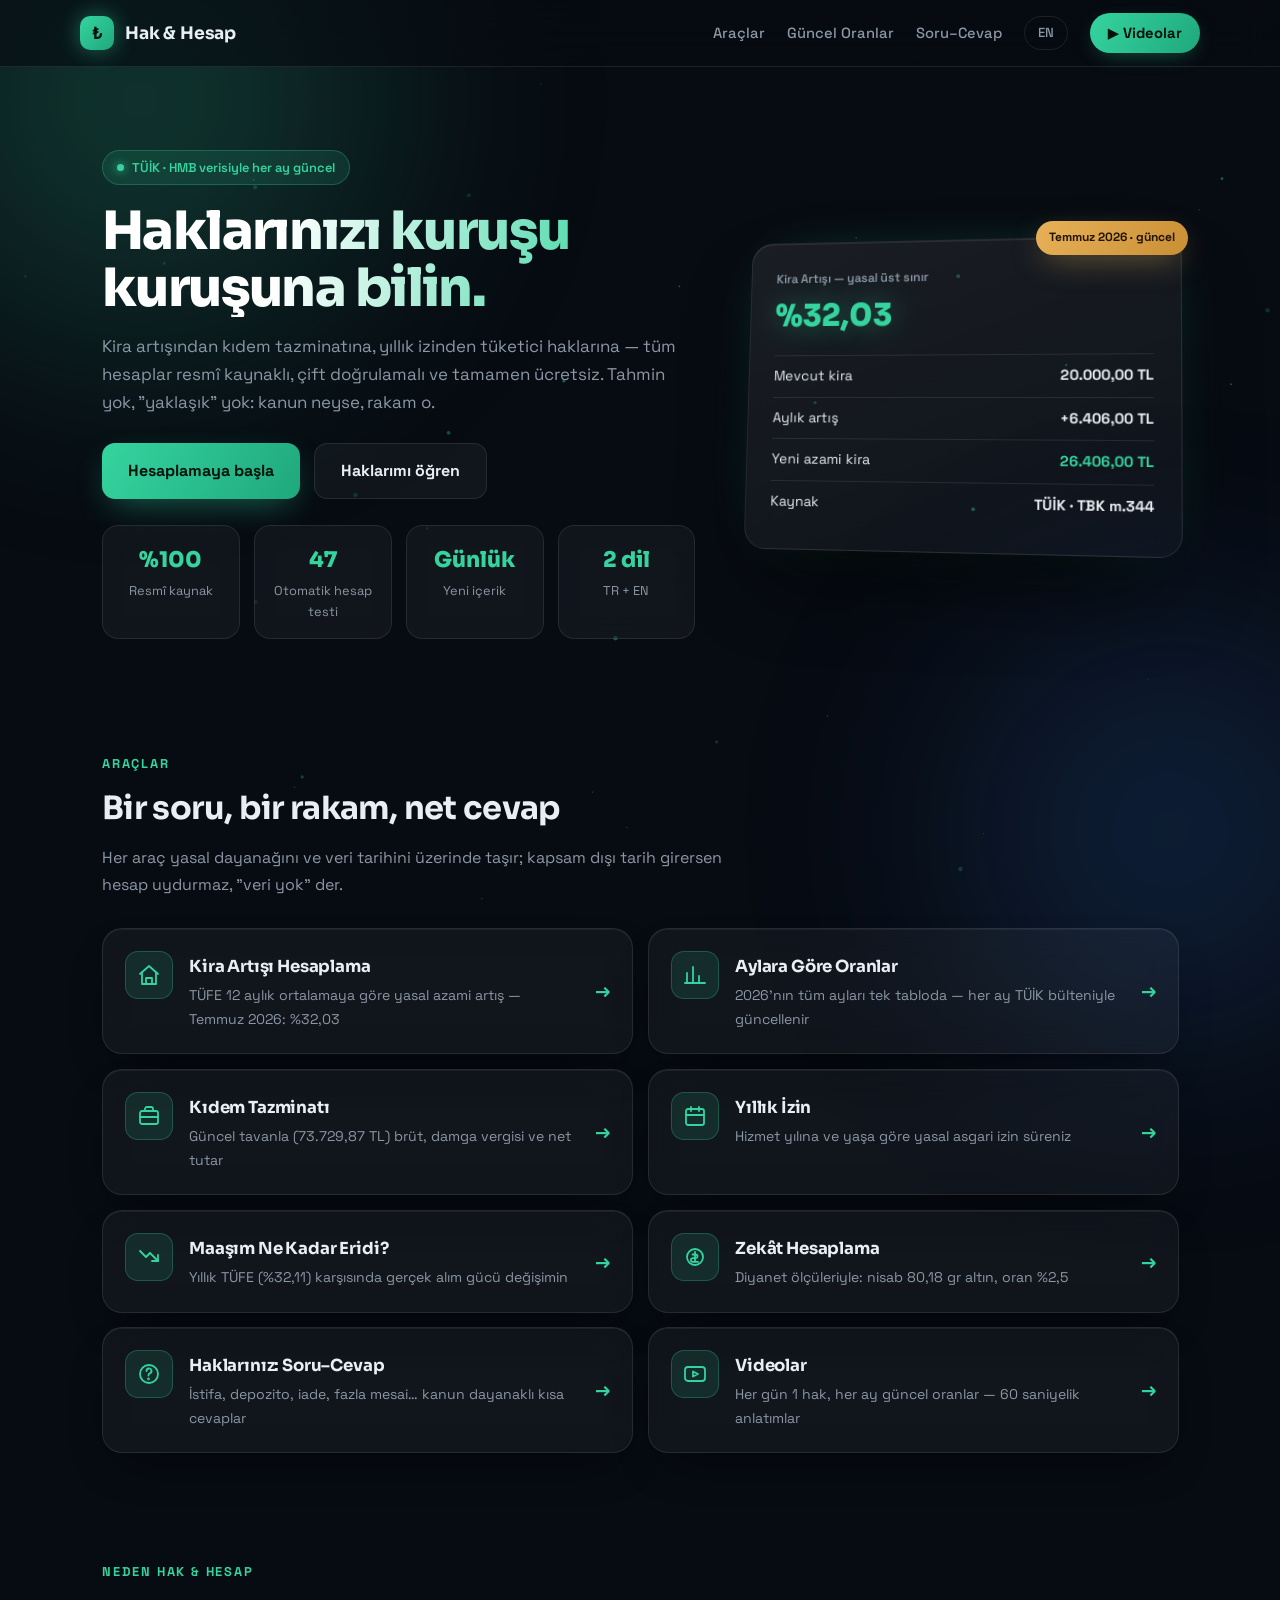
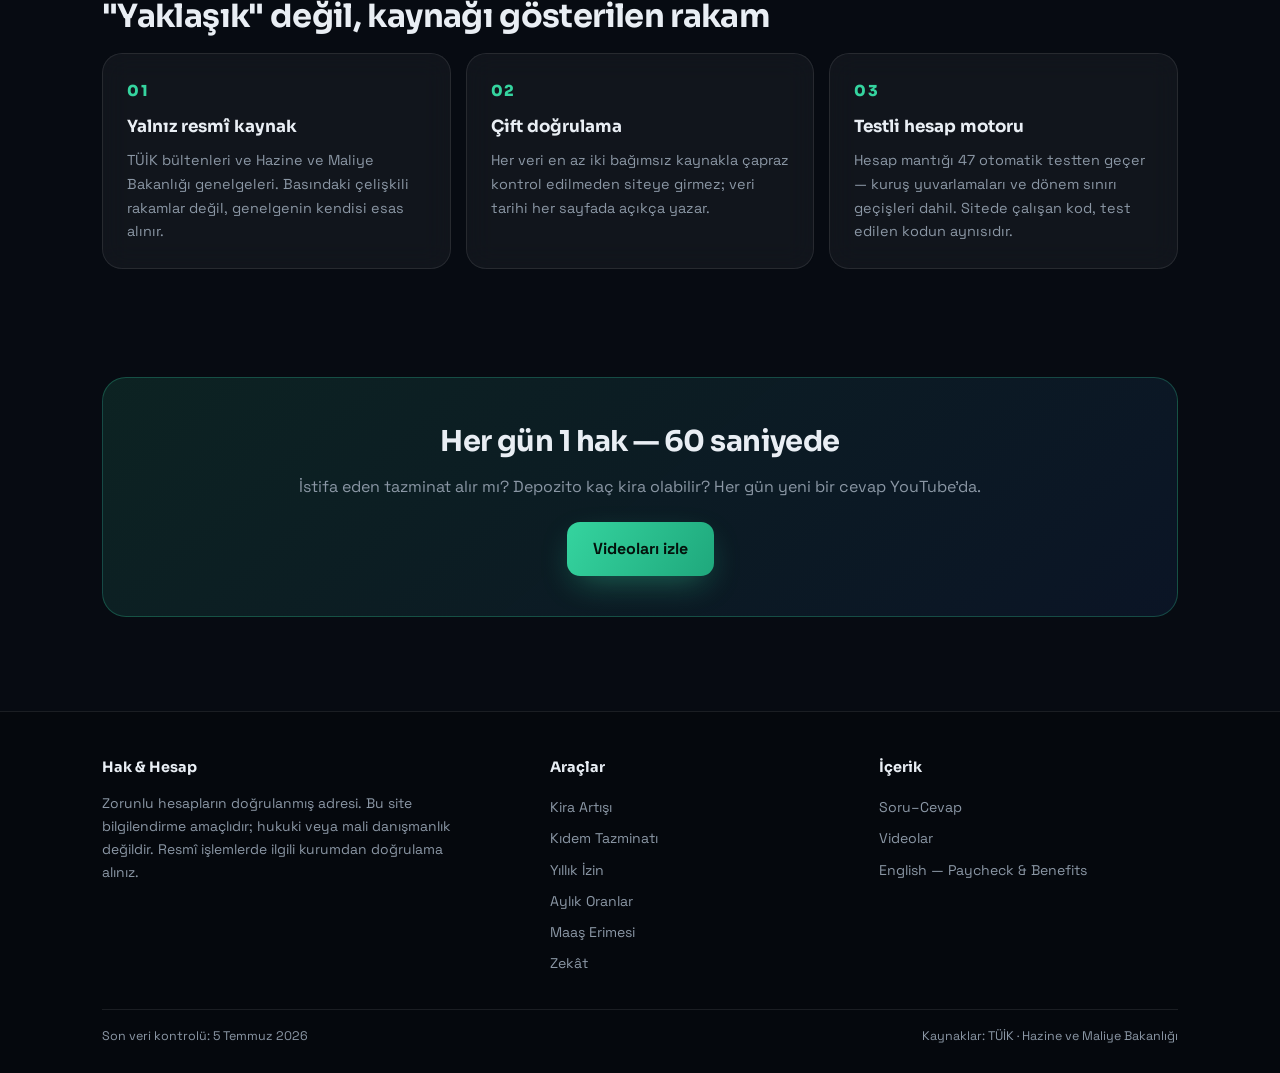
<file: index.html>
<!DOCTYPE html>
<html lang="tr">
<head>
<meta charset="UTF-8">
<meta name="viewport" content="width=device-width, initial-scale=1">
<title>Hak &amp; Hesap — Kira Artışı, Kıdem Tazminatı, Yıllık İzin Hesaplama</title>
<meta name="description" content="Güncel ve doğrulanmış verilerle kira artış oranı, kıdem tazminatı ve yıllık izin hesaplama. Yasal dayanaklı, kaynak gösteren ücretsiz araçlar.">
<link rel="canonical" href="https://gobinik44-beep.github.io/hak-hesap/">
<link rel="alternate" hreflang="tr" href="https://gobinik44-beep.github.io/hak-hesap/">
<link rel="alternate" hreflang="en" href="https://gobinik44-beep.github.io/hak-hesap/en/">
<meta property="og:type" content="website">
<meta property="og:title" content="Hak &amp; Hesap — Doğrulanmış Hesaplama Araçları">
<meta property="og:description" content="Kira artışı, kıdem tazminatı, yıllık izin: güncel ve çapraz doğrulanmış verilerle ücretsiz hesaplama.">
<meta property="og:url" content="https://gobinik44-beep.github.io/hak-hesap/">
<meta property="og:locale" content="tr_TR">
<meta name="twitter:card" content="summary">
<script type="application/ld+json">
{"@context":"https://schema.org","@type":"WebSite","name":"Hak & Hesap",
 "url":"https://gobinik44-beep.github.io/hak-hesap/",
 "description":"Kira artışı, kıdem tazminatı ve yıllık izin için doğrulanmış verilerle ücretsiz hesaplama araçları.",
 "inLanguage":"tr"}
</script>
<link rel="stylesheet" href="stil.css">
</head>
<body>

<nav class="ust">
  <div class="genis ic">
    <a class="marka" href="index.html">Hak &amp; Hesap</a>
    <div class="baglar">
      <a class="gizlenebilir" href="#araclar">Araçlar</a>
      <a class="gizlenebilir" href="kira-artis-oranlari.html">Güncel Oranlar</a>
      <a class="gizlenebilir" href="sorular.html">Soru–Cevap</a>
      <a class="dil" href="en/index.html">EN</a>
      <a class="oncelikli" href="videolar.html">▶ Videolar</a>
    </div>
  </div>
</nav>

<div class="genis">

  <!-- VİTRİN -->
  <section class="vitrin">
    <div>
      <span class="onsoz">TÜİK · HMB verisiyle her ay güncel</span>
      <h1>Haklarınızı kuruşu kuruşuna bilin.</h1>
      <p class="altbaslik">Kira artışından kıdem tazminatına, yıllık izinden tüketici
      haklarına — tüm hesaplar resmî kaynaklı, çift doğrulamalı ve tamamen ücretsiz.
      Tahmin yok, "yaklaşık" yok: kanun neyse, rakam o.</p>
      <div class="cta-satir">
        <a class="cta dolu" href="#araclar">Hesaplamaya başla</a>
        <a class="cta bos" href="sorular.html">Haklarımı öğren</a>
      </div>
      <div class="istatistikler">
        <div class="istat"><div class="deger">%100</div><div class="ad">Resmî kaynak</div></div>
        <div class="istat"><div class="deger">47</div><div class="ad">Otomatik hesap testi</div></div>
        <div class="istat"><div class="deger">Günlük</div><div class="ad">Yeni içerik</div></div>
        <div class="istat"><div class="deger">2 dil</div><div class="ad">TR + EN</div></div>
      </div>
    </div>
    <div class="vitrin-gorsel">
      <div class="mini-rozet">Temmuz 2026 · güncel</div>
      <div class="yuzen-kart">
        <div class="etiket">Kira Artışı — yasal üst sınır</div>
        <div class="buyuk">%32,03</div>
        <div class="satir"><span>Mevcut kira</span><b>20.000,00 TL</b></div>
        <div class="satir"><span>Aylık artış</span><b>+6.406,00 TL</b></div>
        <div class="satir"><span>Yeni azami kira</span><b style="color:var(--vurgu)">26.406,00 TL</b></div>
        <div class="satir"><span>Kaynak</span><b>TÜİK · TBK m.344</b></div>
      </div>
    </div>
  </section>

  <!-- ARAÇLAR -->
  <section id="araclar">
    <p class="kicker">Araçlar</p>
    <h2 class="bolum">Bir soru, bir rakam, net cevap</h2>
    <p class="bolum-aciklama">Her araç yasal dayanağını ve veri tarihini üzerinde taşır;
    kapsam dışı tarih girersen hesap uydurmaz, "veri yok" der.</p>
    <div class="arac-izgara">
      <a class="arac-kart" href="kira-artisi.html">
        <div class="ikon"><svg viewBox="0 0 24 24" fill="none" stroke="currentColor" stroke-width="1.8" stroke-linecap="round" stroke-linejoin="round"><path d="M3 11l9-8 9 8"/><path d="M5 9.5V21h14V9.5"/><path d="M9 21v-6h6v6"/></svg></div>
        <div><h3>Kira Artışı Hesaplama</h3><p>TÜFE 12 aylık ortalamaya göre yasal azami artış — Temmuz 2026: %32,03</p></div>
        <span class="ok">→</span>
      </a>
      <a class="arac-kart" href="kira-artis-oranlari.html">
        <div class="ikon"><svg viewBox="0 0 24 24" fill="none" stroke="currentColor" stroke-width="1.8" stroke-linecap="round"><path d="M4 20V10"/><path d="M10 20V4"/><path d="M16 20v-7"/><path d="M22 20H2"/></svg></div>
        <div><h3>Aylara Göre Oranlar</h3><p>2026'nın tüm ayları tek tabloda — her ay TÜİK bülteniyle güncellenir</p></div>
        <span class="ok">→</span>
      </a>
      <a class="arac-kart" href="kidem-tazminati.html">
        <div class="ikon"><svg viewBox="0 0 24 24" fill="none" stroke="currentColor" stroke-width="1.8" stroke-linecap="round" stroke-linejoin="round"><rect x="3" y="7" width="18" height="13" rx="2"/><path d="M8 7V5a2 2 0 0 1 2-2h4a2 2 0 0 1 2 2v2"/><path d="M3 13h18"/></svg></div>
        <div><h3>Kıdem Tazminatı</h3><p>Güncel tavanla (73.729,87 TL) brüt, damga vergisi ve net tutar</p></div>
        <span class="ok">→</span>
      </a>
      <a class="arac-kart" href="yillik-izin.html">
        <div class="ikon"><svg viewBox="0 0 24 24" fill="none" stroke="currentColor" stroke-width="1.8" stroke-linecap="round" stroke-linejoin="round"><rect x="3" y="5" width="18" height="16" rx="2"/><path d="M8 3v4M16 3v4M3 11h18"/></svg></div>
        <div><h3>Yıllık İzin</h3><p>Hizmet yılına ve yaşa göre yasal asgari izin süreniz</p></div>
        <span class="ok">→</span>
      </a>
      <a class="arac-kart" href="maas-erimesi.html">
        <div class="ikon"><svg viewBox="0 0 24 24" fill="none" stroke="currentColor" stroke-width="1.8" stroke-linecap="round" stroke-linejoin="round"><path d="M3 6l6 6 4-4 8 8"/><path d="M21 10v6h-6"/></svg></div>
        <div><h3>Maaşım Ne Kadar Eridi?</h3><p>Yıllık TÜFE (%32,11) karşısında gerçek alım gücü değişimin</p></div>
        <span class="ok">→</span>
      </a>
      <a class="arac-kart" href="zekat.html">
        <div class="ikon"><svg viewBox="0 0 24 24" fill="none" stroke="currentColor" stroke-width="1.8" stroke-linecap="round" stroke-linejoin="round"><circle cx="12" cy="12" r="8"/><path d="M12 7v10M9.5 9.5h3.2a1.8 1.8 0 1 1 0 3.6H9.8a1.9 1.9 0 1 0 0 3.8H15"/></svg></div>
        <div><h3>Zekât Hesaplama</h3><p>Diyanet ölçüleriyle: nisab 80,18 gr altın, oran %2,5</p></div>
        <span class="ok">→</span>
      </a>
      <a class="arac-kart" href="sorular.html">
        <div class="ikon"><svg viewBox="0 0 24 24" fill="none" stroke="currentColor" stroke-width="1.8" stroke-linecap="round" stroke-linejoin="round"><circle cx="12" cy="12" r="9"/><path d="M9.5 9a2.5 2.5 0 1 1 3.4 2.3c-.8.35-1.4 1-1.4 1.9v.3"/><circle cx="11.5" cy="17" r=".5"/></svg></div>
        <div><h3>Haklarınız: Soru–Cevap</h3><p>İstifa, depozito, iade, fazla mesai… kanun dayanaklı kısa cevaplar</p></div>
        <span class="ok">→</span>
      </a>
      <a class="arac-kart" href="videolar.html">
        <div class="ikon"><svg viewBox="0 0 24 24" fill="none" stroke="currentColor" stroke-width="1.8" stroke-linecap="round" stroke-linejoin="round"><rect x="2" y="5" width="20" height="14" rx="3"/><path d="M10 9.5l5 2.5-5 2.5z"/></svg></div>
        <div><h3>Videolar</h3><p>Her gün 1 hak, her ay güncel oranlar — 60 saniyelik anlatımlar</p></div>
        <span class="ok">→</span>
      </a>
    </div>
  </section>

  <!-- NEDEN GÜVENİLİR -->
  <section id="neden">
    <p class="kicker">Neden Hak &amp; Hesap</p>
    <h2 class="bolum">"Yaklaşık" değil, kaynağı gösterilen rakam</h2>
    <div class="ozellikler">
      <div class="ozellik"><div class="no">01</div><h3>Yalnız resmî kaynak</h3>
        <p>TÜİK bültenleri ve Hazine ve Maliye Bakanlığı genelgeleri. Basındaki çelişkili
        rakamlar değil, genelgenin kendisi esas alınır.</p></div>
      <div class="ozellik"><div class="no">02</div><h3>Çift doğrulama</h3>
        <p>Her veri en az iki bağımsız kaynakla çapraz kontrol edilmeden siteye girmez;
        veri tarihi her sayfada açıkça yazar.</p></div>
      <div class="ozellik"><div class="no">03</div><h3>Testli hesap motoru</h3>
        <p>Hesap mantığı 47 otomatik testten geçer — kuruş yuvarlamaları ve dönem sınırı
        geçişleri dahil. Sitede çalışan kod, test edilen kodun aynısıdır.</p></div>
    </div>
  </section>

  <!-- CTA BANDI -->
  <section>
    <div class="cta-band">
      <h2>Her gün 1 hak — 60 saniyede</h2>
      <p>İstifa eden tazminat alır mı? Depozito kaç kira olabilir? Her gün yeni bir cevap YouTube'da.</p>
      <a class="cta dolu" href="videolar.html">Videoları izle</a>
    </div>
  </section>
</div>

<!-- FOOTER -->
<footer class="zengin">
  <div class="genis">
    <div class="footer-izgara">
      <div>
        <h4>Hak &amp; Hesap</h4>
        <p>Zorunlu hesapların doğrulanmış adresi. Bu site bilgilendirme amaçlıdır; hukuki
        veya mali danışmanlık değildir. Resmî işlemlerde ilgili kurumdan doğrulama alınız.</p>
      </div>
      <div>
        <h4>Araçlar</h4>
        <a href="kira-artisi.html">Kira Artışı</a>
        <a href="kidem-tazminati.html">Kıdem Tazminatı</a>
        <a href="yillik-izin.html">Yıllık İzin</a>
        <a href="kira-artis-oranlari.html">Aylık Oranlar</a>
        <a href="maas-erimesi.html">Maaş Erimesi</a>
        <a href="zekat.html">Zekât</a>
      </div>
      <div>
        <h4>İçerik</h4>
        <a href="sorular.html">Soru–Cevap</a>
        <a href="videolar.html">Videolar</a>
        <a href="en/index.html">English — Paycheck &amp; Benefits</a>
      </div>
    </div>
    <div class="footer-alt">
      <span>Son veri kontrolü: 5 Temmuz 2026</span>
      <span>Kaynaklar: TÜİK · Hazine ve Maliye Bakanlığı</span>
    </div>
  </div>
</footer>

<script src="efekt.js"></script>
</body>
</html>
</file>
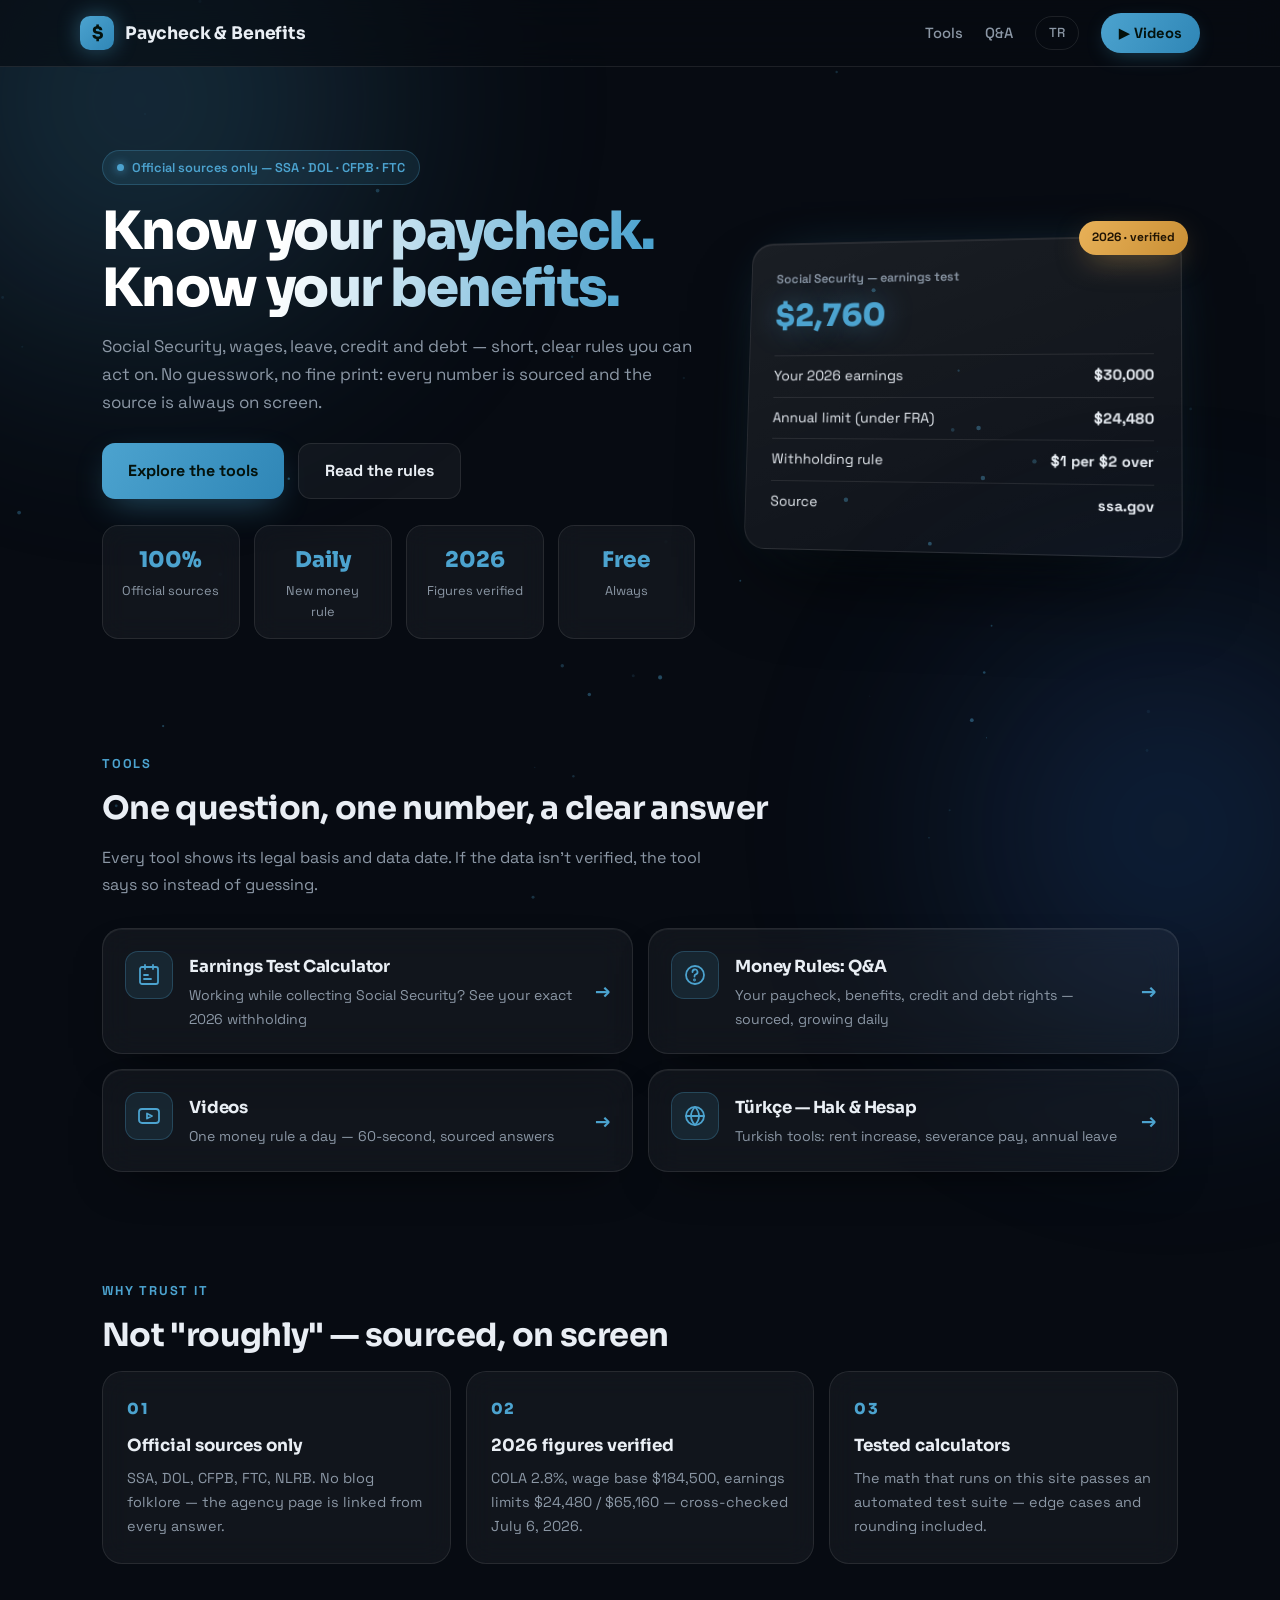
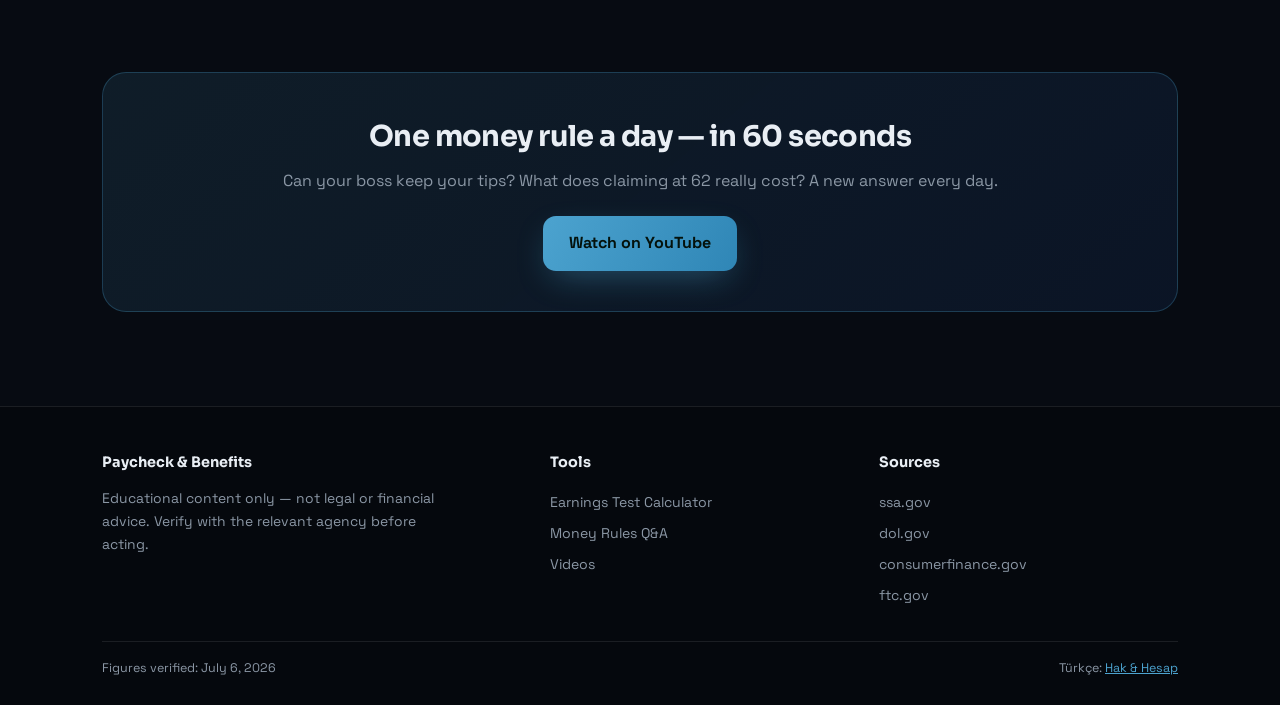
<file: en/index.html>
<!DOCTYPE html>
<html lang="en">
<head>
<meta charset="UTF-8">
<meta name="viewport" content="width=device-width, initial-scale=1">
<title>Paycheck &amp; Benefits — Know Your Money Rules | Free Tools</title>
<meta name="description" content="Social Security, minimum wage, overtime, FMLA, credit and debt rights — daily money rules from official sources only, plus free calculators.">
<link rel="canonical" href="https://gobinik44-beep.github.io/hak-hesap/en/">
<link rel="alternate" hreflang="tr" href="https://gobinik44-beep.github.io/hak-hesap/">
<link rel="alternate" hreflang="en" href="https://gobinik44-beep.github.io/hak-hesap/en/">
<meta property="og:type" content="website">
<meta property="og:title" content="Paycheck &amp; Benefits — Know Your Money Rules">
<meta property="og:description" content="Daily money rules from official sources (SSA, DOL, CFPB, FTC) + free calculators.">
<meta property="og:url" content="https://gobinik44-beep.github.io/hak-hesap/en/">
<meta property="og:locale" content="en_US">
<meta name="twitter:card" content="summary">
<link rel="stylesheet" href="../stil.css">
<style>
:root { --vurgu:#4ca3cf; --vurgu2:#2f86b6; --vurgu-acik:rgba(76,163,207,.12); --isik:rgba(76,163,207,.45); --vurgu-cizgi:rgba(76,163,207,.27); }
header.site a::before, .marka::before { content: "$"; }
</style>
</head>
<body>

<nav class="ust">
  <div class="genis ic">
    <a class="marka" href="index.html">Paycheck &amp; Benefits</a>
    <div class="baglar">
      <a class="gizlenebilir" href="#tools">Tools</a>
      <a class="gizlenebilir" href="questions.html">Q&amp;A</a>
      <a class="dil" href="../index.html">TR</a>
      <a class="oncelikli" href="videos.html">▶ Videos</a>
    </div>
  </div>
</nav>

<div class="genis">

  <!-- HERO -->
  <section class="vitrin">
    <div>
      <span class="onsoz">Official sources only — SSA · DOL · CFPB · FTC</span>
      <h1>Know your paycheck. Know your benefits.</h1>
      <p class="altbaslik">Social Security, wages, leave, credit and debt — short, clear
      rules you can act on. No guesswork, no fine print: every number is sourced and the
      source is always on screen.</p>
      <div class="cta-satir">
        <a class="cta dolu" href="#tools">Explore the tools</a>
        <a class="cta bos" href="questions.html">Read the rules</a>
      </div>
      <div class="istatistikler">
        <div class="istat"><div class="deger">100%</div><div class="ad">Official sources</div></div>
        <div class="istat"><div class="deger">Daily</div><div class="ad">New money rule</div></div>
        <div class="istat"><div class="deger">2026</div><div class="ad">Figures verified</div></div>
        <div class="istat"><div class="deger">Free</div><div class="ad">Always</div></div>
      </div>
    </div>
    <div class="vitrin-gorsel">
      <div class="mini-rozet">2026 · verified</div>
      <div class="yuzen-kart">
        <div class="etiket">Social Security — earnings test</div>
        <div class="buyuk">$2,760</div>
        <div class="satir"><span>Your 2026 earnings</span><b>$30,000</b></div>
        <div class="satir"><span>Annual limit (under FRA)</span><b>$24,480</b></div>
        <div class="satir"><span>Withholding rule</span><b>$1 per $2 over</b></div>
        <div class="satir"><span>Source</span><b>ssa.gov</b></div>
      </div>
    </div>
  </section>

  <!-- TOOLS -->
  <section id="tools">
    <p class="kicker">Tools</p>
    <h2 class="bolum">One question, one number, a clear answer</h2>
    <p class="bolum-aciklama">Every tool shows its legal basis and data date. If the data
    isn't verified, the tool says so instead of guessing.</p>
    <div class="arac-izgara">
      <a class="arac-kart" href="earnings-test.html">
        <div class="ikon"><svg viewBox="0 0 24 24" fill="none" stroke="currentColor" stroke-width="1.8" stroke-linecap="round" stroke-linejoin="round"><rect x="3" y="4" width="18" height="17" rx="2"/><path d="M8 2v4M16 2v4"/><path d="M7 12h4M7 16h7"/></svg></div>
        <div><h3>Earnings Test Calculator</h3><p>Working while collecting Social Security? See your exact 2026 withholding</p></div>
        <span class="ok">→</span>
      </a>
      <a class="arac-kart" href="questions.html">
        <div class="ikon"><svg viewBox="0 0 24 24" fill="none" stroke="currentColor" stroke-width="1.8" stroke-linecap="round" stroke-linejoin="round"><circle cx="12" cy="12" r="9"/><path d="M9.5 9a2.5 2.5 0 1 1 3.4 2.3c-.8.35-1.4 1-1.4 1.9v.3"/><circle cx="11.5" cy="17" r=".5"/></svg></div>
        <div><h3>Money Rules: Q&amp;A</h3><p>Your paycheck, benefits, credit and debt rights — sourced, growing daily</p></div>
        <span class="ok">→</span>
      </a>
      <a class="arac-kart" href="videos.html">
        <div class="ikon"><svg viewBox="0 0 24 24" fill="none" stroke="currentColor" stroke-width="1.8" stroke-linecap="round" stroke-linejoin="round"><rect x="2" y="5" width="20" height="14" rx="3"/><path d="M10 9.5l5 2.5-5 2.5z"/></svg></div>
        <div><h3>Videos</h3><p>One money rule a day — 60-second, sourced answers</p></div>
        <span class="ok">→</span>
      </a>
      <a class="arac-kart" href="../index.html">
        <div class="ikon"><svg viewBox="0 0 24 24" fill="none" stroke="currentColor" stroke-width="1.8" stroke-linecap="round" stroke-linejoin="round"><circle cx="12" cy="12" r="9"/><path d="M3 12h18M12 3c2.5 2.6 4 5.7 4 9s-1.5 6.4-4 9c-2.5-2.6-4-5.7-4-9s1.5-6.4 4-9z"/></svg></div>
        <div><h3>Türkçe — Hak &amp; Hesap</h3><p>Turkish tools: rent increase, severance pay, annual leave</p></div>
        <span class="ok">→</span>
      </a>
    </div>
  </section>

  <!-- WHY -->
  <section>
    <p class="kicker">Why trust it</p>
    <h2 class="bolum">Not "roughly" — sourced, on screen</h2>
    <div class="ozellikler">
      <div class="ozellik"><div class="no">01</div><h3>Official sources only</h3>
        <p>SSA, DOL, CFPB, FTC, NLRB. No blog folklore — the agency page is linked from
        every answer.</p></div>
      <div class="ozellik"><div class="no">02</div><h3>2026 figures verified</h3>
        <p>COLA 2.8%, wage base $184,500, earnings limits $24,480 / $65,160 —
        cross-checked July 6, 2026.</p></div>
      <div class="ozellik"><div class="no">03</div><h3>Tested calculators</h3>
        <p>The math that runs on this site passes an automated test suite — edge cases
        and rounding included.</p></div>
    </div>
  </section>

  <!-- CTA -->
  <section>
    <div class="cta-band">
      <h2>One money rule a day — in 60 seconds</h2>
      <p>Can your boss keep your tips? What does claiming at 62 really cost? A new answer every day.</p>
      <a class="cta dolu" href="videos.html">Watch on YouTube</a>
    </div>
  </section>
</div>

<footer class="zengin">
  <div class="genis">
    <div class="footer-izgara">
      <div>
        <h4>Paycheck &amp; Benefits</h4>
        <p>Educational content only — not legal or financial advice. Verify with the
        relevant agency before acting.</p>
      </div>
      <div>
        <h4>Tools</h4>
        <a href="earnings-test.html">Earnings Test Calculator</a>
        <a href="questions.html">Money Rules Q&amp;A</a>
        <a href="videos.html">Videos</a>
      </div>
      <div>
        <h4>Sources</h4>
        <a href="https://www.ssa.gov" rel="noopener" target="_blank">ssa.gov</a>
        <a href="https://www.dol.gov" rel="noopener" target="_blank">dol.gov</a>
        <a href="https://www.consumerfinance.gov" rel="noopener" target="_blank">consumerfinance.gov</a>
        <a href="https://www.ftc.gov" rel="noopener" target="_blank">ftc.gov</a>
      </div>
    </div>
    <div class="footer-alt">
      <span>Figures verified: July 6, 2026</span>
      <span>Türkçe: <a href="../index.html" style="display:inline;color:var(--vurgu)">Hak &amp; Hesap</a></span>
    </div>
  </div>
</footer>

<script src="../efekt.js"></script>
</body>
</html>
</file>
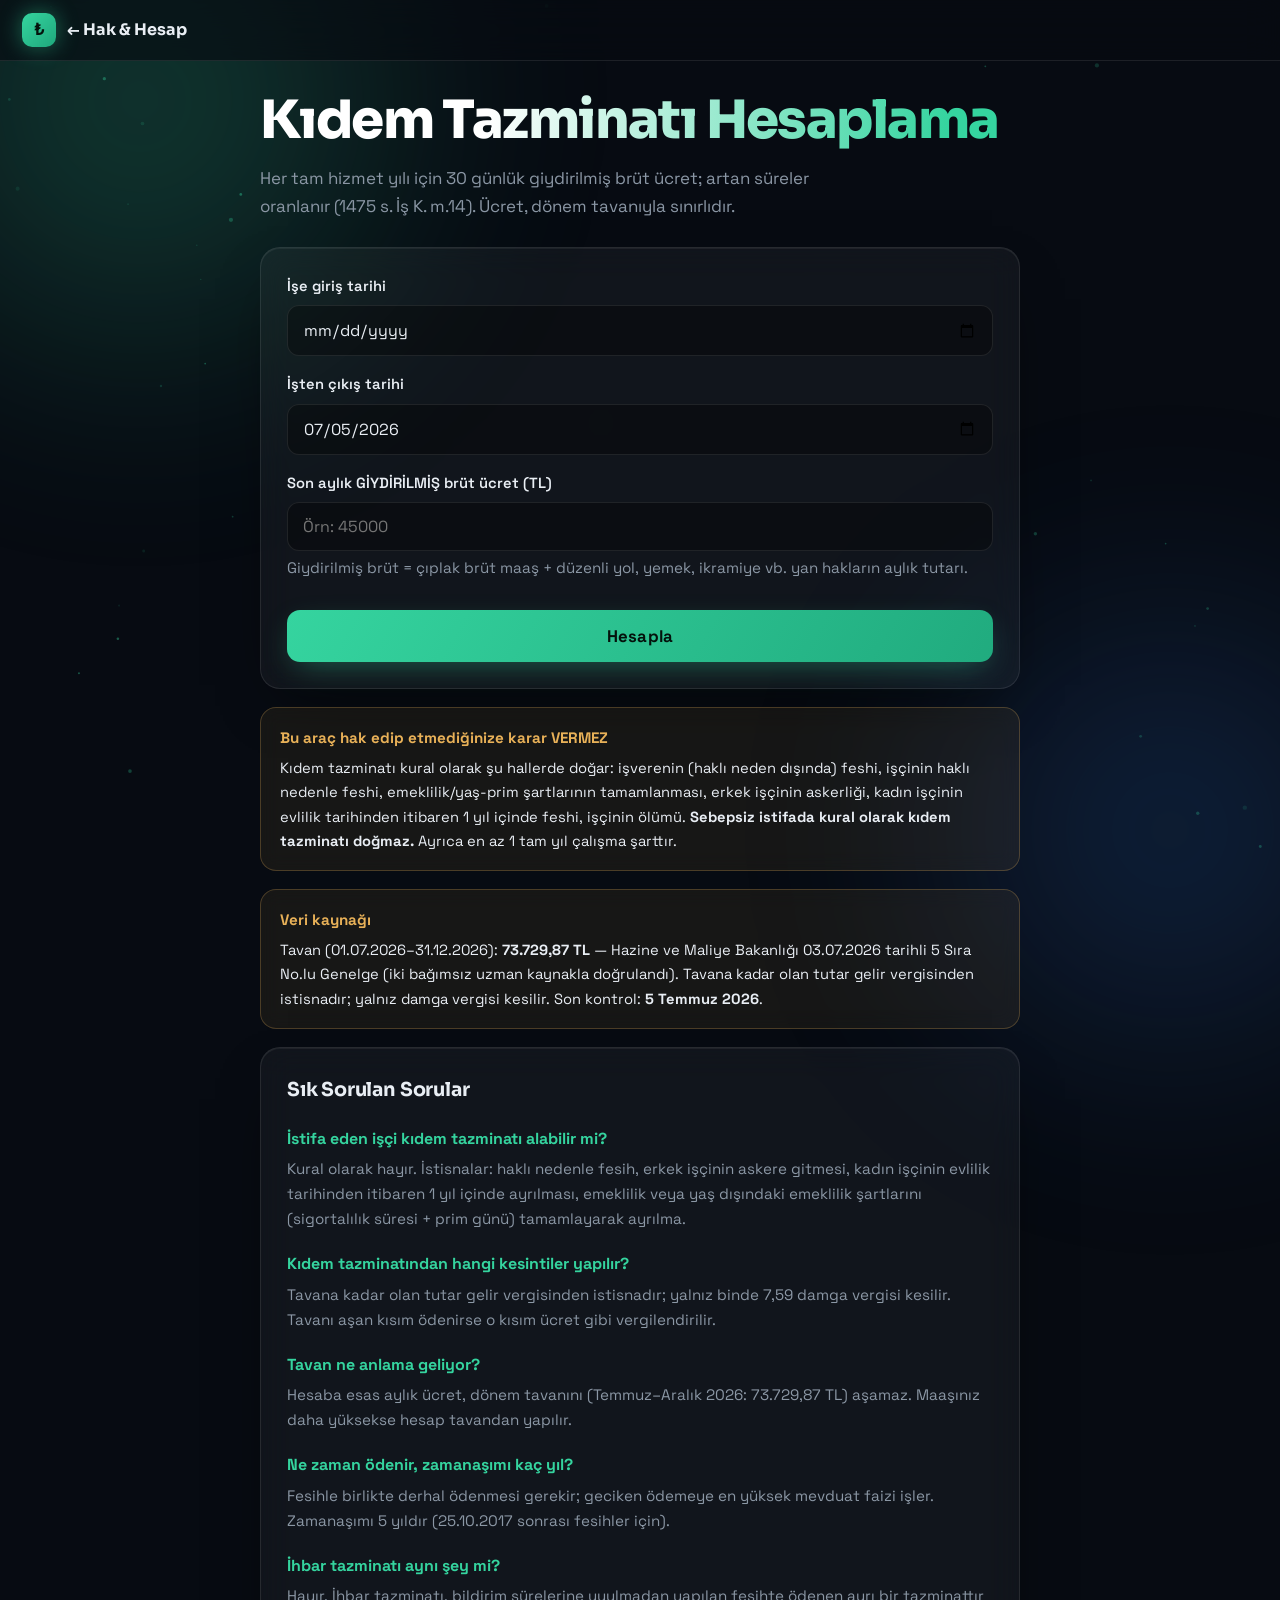
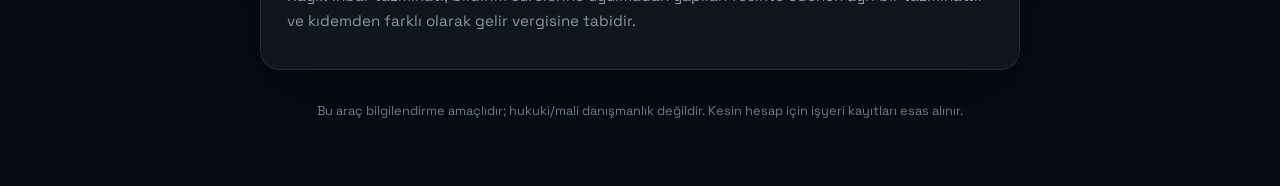
<file: kidem-tazminati.html>
<!DOCTYPE html>
<html lang="tr">
<head>
<meta charset="UTF-8">
<meta name="viewport" content="width=device-width, initial-scale=1">
<title>Kıdem Tazminatı Hesaplama — 2026 Güncel Tavan 73.729,87 TL | Hak &amp; Hesap</title>
<meta name="description" content="Kıdem tazminatı hesaplama 2026: güncel tavan 73.729,87 TL (Temmuz–Aralık), damga vergisi kesintisi ve elinize geçecek net tutar. Kim alır, istifada ne olur?">
<link rel="canonical" href="https://gobinik44-beep.github.io/hak-hesap/kidem-tazminati.html">
<meta property="og:type" content="website">
<meta property="og:title" content="Kıdem Tazminatı Hesaplama — 2026 Güncel Tavan 73.729,87 TL">
<meta property="og:description" content="Güncel tavanla brüt/net kıdem tazminatınızı hesaplayın. Resmî genelge verisi.">
<meta property="og:url" content="https://gobinik44-beep.github.io/hak-hesap/kidem-tazminati.html">
<meta property="og:locale" content="tr_TR">
<meta name="twitter:card" content="summary">
<link rel="stylesheet" href="stil.css">
</head>
<body>
<div class="sarici">
  <header class="site"><a href="index.html">← Hak &amp; Hesap</a></header>
  <h1>Kıdem Tazminatı Hesaplama</h1>
  <p class="altbaslik">Her tam hizmet yılı için 30 günlük giydirilmiş brüt ücret; artan süreler
  oranlanır (1475 s. İş K. m.14). Ücret, dönem tavanıyla sınırlıdır.</p>

  <div class="kart">
    <label for="giris">İşe giriş tarihi</label>
    <input type="date" id="giris">

    <label for="cikis">İşten çıkış tarihi</label>
    <input type="date" id="cikis" value="2026-07-05">

    <label for="ucret">Son aylık GİYDİRİLMİŞ brüt ücret (TL)</label>
    <input type="number" id="ucret" min="1" step="any" placeholder="Örn: 45000" inputmode="decimal">
    <p class="veri-notu">Giydirilmiş brüt = çıplak brüt maaş + düzenli yol, yemek, ikramiye vb.
    yan hakların aylık tutarı.</p>

    <button id="hesapla">Hesapla</button>
    <div class="hata" id="hata"></div>

    <div class="sonuc" id="sonuc">
      <div class="buyuk-sonuc">
        <div class="etiket">Net kıdem tazminatı (eline geçecek)</div>
        <div class="deger" id="net"></div>
      </div>
      <table class="detay">
        <tr><td>Hizmet süresi</td><td id="sure"></td></tr>
        <tr><td>Tazminata esas aylık ücret</td><td id="esas"></td></tr>
        <tr><td>Brüt kıdem tazminatı</td><td id="brut"></td></tr>
        <tr><td>Damga vergisi (binde 7,59)</td><td id="damga"></td></tr>
      </table>
      <div class="hata" id="tavanUyari" style="margin-top:10px"></div>
    </div>
  </div>

  <div class="bilgi-kutu">
    <h3>Bu araç hak edip etmediğinize karar VERMEZ</h3>
    Kıdem tazminatı kural olarak şu hallerde doğar: işverenin (haklı neden dışında) feshi,
    işçinin haklı nedenle feshi, emeklilik/yaş-prim şartlarının tamamlanması, erkek işçinin
    askerliği, kadın işçinin evlilik tarihinden itibaren 1 yıl içinde feshi, işçinin ölümü.
    <b>Sebepsiz istifada kural olarak kıdem tazminatı doğmaz.</b> Ayrıca en az 1 tam yıl
    çalışma şarttır.
  </div>

  <div class="bilgi-kutu">
    <h3>Veri kaynağı</h3>
    Tavan (01.07.2026–31.12.2026): <b>73.729,87 TL</b> — Hazine ve Maliye Bakanlığı
    03.07.2026 tarihli 5 Sıra No.lu Genelge (iki bağımsız uzman kaynakla doğrulandı).
    Tavana kadar olan tutar gelir vergisinden istisnadır; yalnız damga vergisi kesilir.
    Son kontrol: <b id="veriTarihi"></b>.
  </div>

  <div class="kart">
    <h2>Sık Sorulan Sorular</h2>
    <h3>İstifa eden işçi kıdem tazminatı alabilir mi?</h3>
    <p>Kural olarak hayır. İstisnalar: haklı nedenle fesih, erkek işçinin askere gitmesi,
    kadın işçinin evlilik tarihinden itibaren 1 yıl içinde ayrılması, emeklilik veya yaş
    dışındaki emeklilik şartlarını (sigortalılık süresi + prim günü) tamamlayarak ayrılma.</p>
    <h3>Kıdem tazminatından hangi kesintiler yapılır?</h3>
    <p>Tavana kadar olan tutar gelir vergisinden istisnadır; yalnız binde 7,59 damga vergisi
    kesilir. Tavanı aşan kısım ödenirse o kısım ücret gibi vergilendirilir.</p>
    <h3>Tavan ne anlama geliyor?</h3>
    <p>Hesaba esas aylık ücret, dönem tavanını (Temmuz–Aralık 2026: 73.729,87 TL) aşamaz.
    Maaşınız daha yüksekse hesap tavandan yapılır.</p>
    <h3>Ne zaman ödenir, zamanaşımı kaç yıl?</h3>
    <p>Fesihle birlikte derhal ödenmesi gerekir; geciken ödemeye en yüksek mevduat faizi
    işler. Zamanaşımı 5 yıldır (25.10.2017 sonrası fesihler için).</p>
    <h3>İhbar tazminatı aynı şey mi?</h3>
    <p>Hayır. İhbar tazminatı, bildirim sürelerine uyulmadan yapılan fesihte ödenen ayrı bir
    tazminattır ve kıdemden farklı olarak gelir vergisine tabidir.</p>
  </div>

  <script type="application/ld+json">
  {"@context":"https://schema.org","@graph":[
    {"@type":"WebApplication","name":"Kıdem Tazminatı Hesaplama","url":"https://gobinik44-beep.github.io/hak-hesap/kidem-tazminati.html",
     "applicationCategory":"FinanceApplication","operatingSystem":"Web",
     "offers":{"@type":"Offer","price":"0","priceCurrency":"TRY"},
     "description":"Güncel tavan ve damga vergisiyle brüt/net kıdem tazminatı hesaplama aracı."},
    {"@type":"FAQPage","mainEntity":[
     {"@type":"Question","name":"İstifa eden işçi kıdem tazminatı alabilir mi?",
      "acceptedAnswer":{"@type":"Answer","text":"Kural olarak hayır. İstisnalar: haklı nedenle fesih, askerlik, kadın işçinin evlilikten itibaren 1 yıl içinde ayrılması, emeklilik veya yaş dışındaki emeklilik şartlarını tamamlayarak ayrılma."}},
     {"@type":"Question","name":"Kıdem tazminatından hangi kesintiler yapılır?",
      "acceptedAnswer":{"@type":"Answer","text":"Tavana kadar olan tutar gelir vergisinden istisnadır; yalnız binde 7,59 damga vergisi kesilir."}},
     {"@type":"Question","name":"Kıdem tazminatı tavanı ne anlama geliyor?",
      "acceptedAnswer":{"@type":"Answer","text":"Hesaba esas aylık ücret dönem tavanını aşamaz. Temmuz–Aralık 2026 tavanı 73.729,87 TL'dir; maaş daha yüksekse hesap tavandan yapılır."}},
     {"@type":"Question","name":"Kıdem tazminatı ne zaman ödenir, zamanaşımı kaç yıl?",
      "acceptedAnswer":{"@type":"Answer","text":"Fesihle birlikte derhal ödenmesi gerekir; geciken ödemeye en yüksek mevduat faizi işler. Zamanaşımı 5 yıldır."}},
     {"@type":"Question","name":"İhbar tazminatı ile kıdem tazminatı aynı şey mi?",
      "acceptedAnswer":{"@type":"Answer","text":"Hayır. İhbar tazminatı bildirim sürelerine uyulmadan yapılan fesihte ödenen ayrı bir tazminattır ve gelir vergisine tabidir."}}
    ]}
  ]}
  </script>

  <footer class="site">Bu araç bilgilendirme amaçlıdır; hukuki/mali danışmanlık değildir.
  Kesin hesap için işyeri kayıtları esas alınır.</footer>
</div>

<script src="veri.js"></script>
<script src="hesap.js"></script>
<script>
(function () {
  document.getElementById("veriTarihi").textContent = VERI.sonGuncelleme;

  document.getElementById("hesapla").addEventListener("click", function () {
    var hataEl = document.getElementById("hata");
    var sonucEl = document.getElementById("sonuc");
    var uyariEl = document.getElementById("tavanUyari");
    hataEl.classList.remove("acik"); sonucEl.classList.remove("acik"); uyariEl.classList.remove("acik");

    var giris = document.getElementById("giris").value;
    var cikis = document.getElementById("cikis").value;
    var ucret = parseFloat(document.getElementById("ucret").value);
    if (!giris || !cikis) { hataEl.textContent = "Giriş ve çıkış tarihlerini seçin."; hataEl.classList.add("acik"); return; }

    var s = HESAP.kidemHesapla(giris, cikis, ucret, VERI);
    if (s.hata) { hataEl.textContent = s.hata; hataEl.classList.add("acik"); return; }

    document.getElementById("net").textContent = HESAP.tl(s.net);
    document.getElementById("sure").textContent = s.yil + " yıl " + s.kalanGun + " gün";
    document.getElementById("esas").textContent = HESAP.tl(s.esasUcret);
    document.getElementById("brut").textContent = HESAP.tl(s.brutKidem);
    document.getElementById("damga").textContent = "−" + HESAP.tl(s.damga);
    if (s.tavanUygulandi) {
      uyariEl.textContent = "Ücretiniz yasal tavanı aştığı için hesap, dönem tavanı olan " +
        HESAP.tl(s.tavan) + " üzerinden yapıldı.";
      uyariEl.classList.add("acik");
    }
    sonucEl.classList.add("acik");
  });
})();
</script>
<script src="efekt.js"></script>
</body>
</html>
</file>
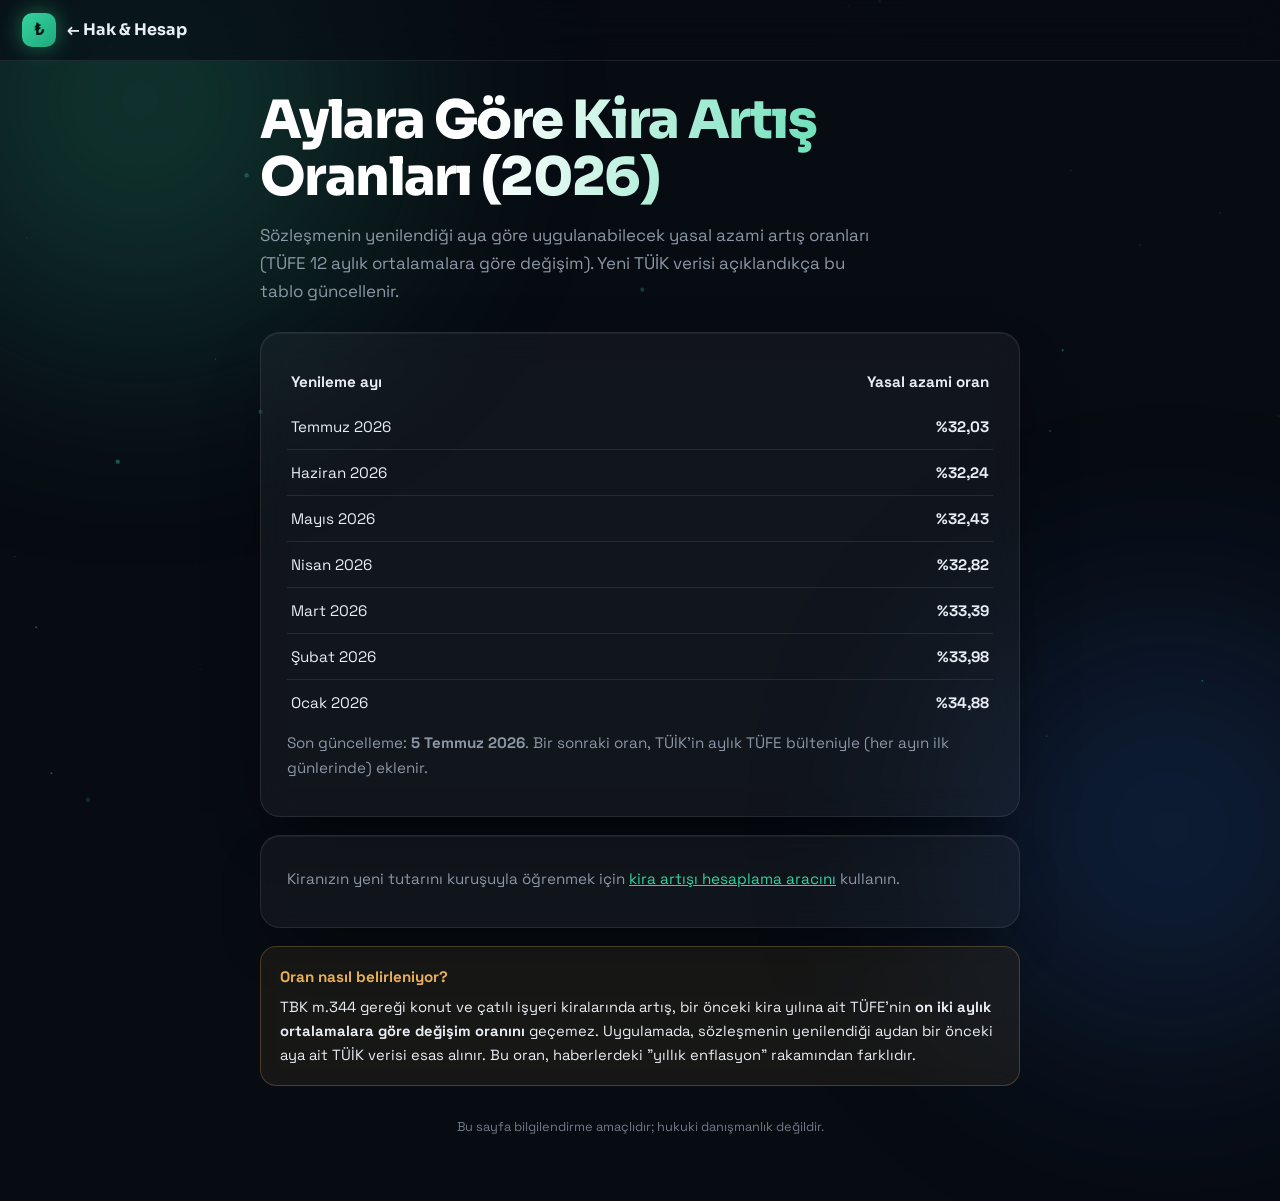
<file: kira-artis-oranlari.html>
<!DOCTYPE html>
<html lang="tr">
<head>
<meta charset="UTF-8">
<meta name="viewport" content="width=device-width, initial-scale=1">
<title>Aylara Göre Kira Artış Oranları 2026 (Güncel Tablo) | Hak &amp; Hesap</title>
<meta name="description" content="2026 kira artış oranları ay ay tablo: Ocak %34,88'den Temmuz %32,03'e. TÜFE 12 aylık ortalamalara göre değişim, her ay güncellenir.">
<link rel="canonical" href="https://gobinik44-beep.github.io/hak-hesap/kira-artis-oranlari.html">
<meta property="og:type" content="website">
<meta property="og:title" content="Aylara Göre Kira Artış Oranları 2026 — Güncel Tablo">
<meta property="og:description" content="Ay ay yasal kira artış oranları, TÜİK verisiyle her ay güncellenir.">
<meta property="og:url" content="https://gobinik44-beep.github.io/hak-hesap/kira-artis-oranlari.html">
<meta property="og:locale" content="tr_TR">
<link rel="stylesheet" href="stil.css">
</head>
<body>
<div class="sarici">
  <header class="site"><a href="index.html">← Hak &amp; Hesap</a></header>
  <h1>Aylara Göre Kira Artış Oranları (2026)</h1>
  <p class="altbaslik">Sözleşmenin yenilendiği aya göre uygulanabilecek yasal azami artış
  oranları (TÜFE 12 aylık ortalamalara göre değişim). Yeni TÜİK verisi açıklandıkça bu
  tablo güncellenir.</p>

  <div class="kart">
    <table class="detay" id="tablo">
      <tr><td><b>Yenileme ayı</b></td><td><b>Yasal azami oran</b></td></tr>
    </table>
    <p class="veri-notu">Son güncelleme: <b id="veriTarihi"></b>. Bir sonraki oran, TÜİK'in
    aylık TÜFE bülteniyle (her ayın ilk günlerinde) eklenir.</p>
  </div>

  <div class="kart">
    <p>Kiranızın yeni tutarını kuruşuyla öğrenmek için
    <a href="kira-artisi.html" style="color:var(--vurgu)">kira artışı hesaplama aracını</a> kullanın.</p>
  </div>

  <div class="bilgi-kutu">
    <h3>Oran nasıl belirleniyor?</h3>
    TBK m.344 gereği konut ve çatılı işyeri kiralarında artış, bir önceki kira yılına ait
    TÜFE'nin <b>on iki aylık ortalamalara göre değişim oranını</b> geçemez. Uygulamada,
    sözleşmenin yenilendiği aydan bir önceki aya ait TÜİK verisi esas alınır. Bu oran,
    haberlerdeki "yıllık enflasyon" rakamından farklıdır.
  </div>

  <footer class="site">Bu sayfa bilgilendirme amaçlıdır; hukuki danışmanlık değildir.</footer>
</div>

<script src="veri.js"></script>
<script>
(function () {
  var t = document.getElementById("tablo");
  var keys = Object.keys(VERI.kiraOranlari).sort().reverse();
  keys.forEach(function (k) {
    var tr = document.createElement("tr");
    tr.innerHTML = "<td>" + VERI.kiraAyAdlari[k] + "</td><td>%" +
      VERI.kiraOranlari[k].toLocaleString("tr-TR", { minimumFractionDigits: 2 }) + "</td>";
    t.appendChild(tr);
  });
  document.getElementById("veriTarihi").textContent = VERI.sonGuncelleme;
})();
</script>
<script src="efekt.js"></script>
</body>
</html>
</file>
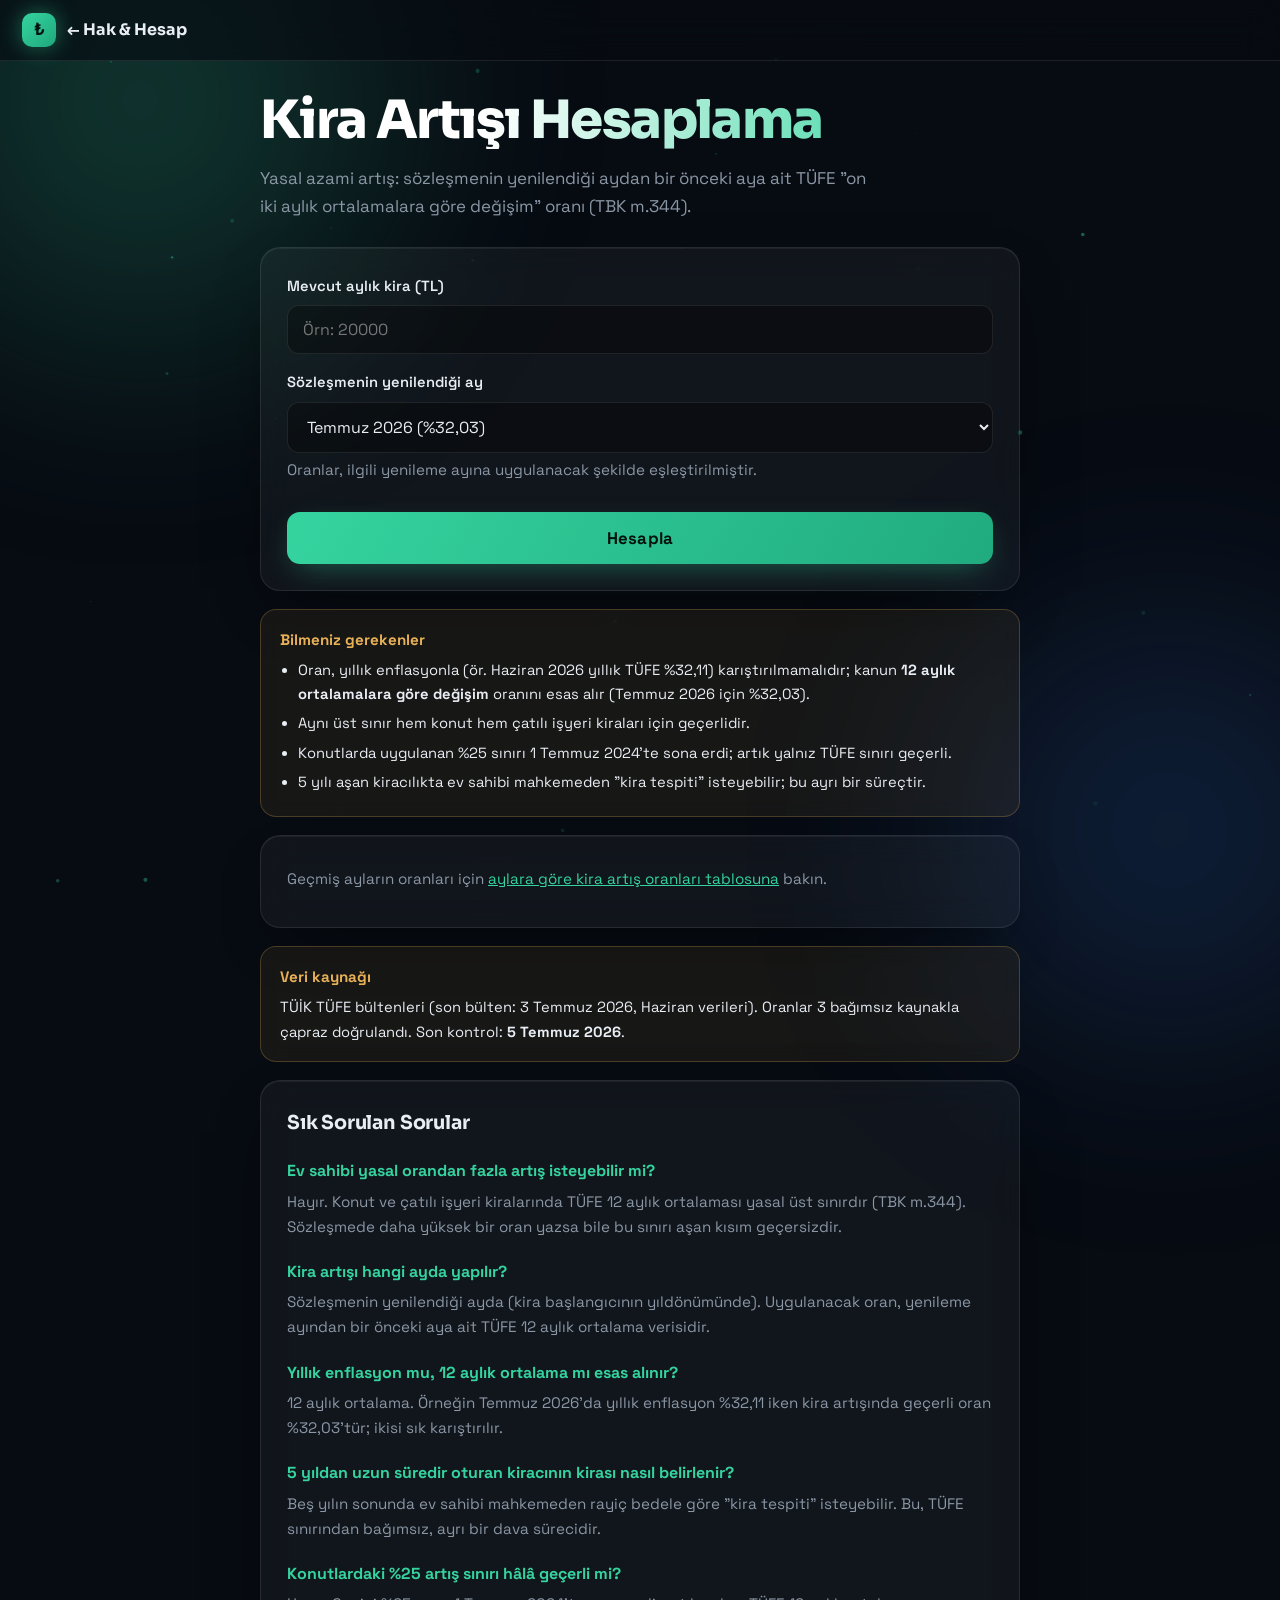
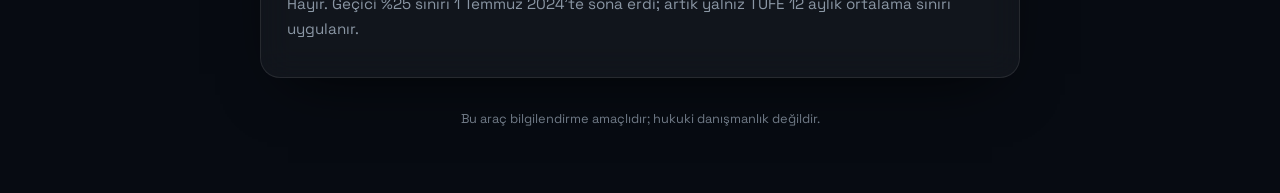
<file: kira-artisi.html>
<!DOCTYPE html>
<html lang="tr">
<head>
<meta charset="UTF-8">
<meta name="viewport" content="width=device-width, initial-scale=1">
<title>Kira Artışı Hesaplama — Temmuz 2026 Oranı %32,03 | Hak &amp; Hesap</title>
<meta name="description" content="Kira artışı hesaplama Temmuz 2026: yasal oran %32,03 (TÜFE 12 aylık ortalama). Kiranızın en fazla ne kadar olacağını kuruşuyla hesaplayın; ay ay güncel oranlar.">
<link rel="canonical" href="https://gobinik44-beep.github.io/hak-hesap/kira-artisi.html">
<meta property="og:type" content="website">
<meta property="og:title" content="Kira Artışı Hesaplama — Temmuz 2026 Oranı %32,03">
<meta property="og:description" content="Yasal azami kira artışını kuruşuyla hesaplayın. Doğrulanmış TÜİK verisi, ay ay güncel oranlar.">
<meta property="og:url" content="https://gobinik44-beep.github.io/hak-hesap/kira-artisi.html">
<meta property="og:locale" content="tr_TR">
<meta name="twitter:card" content="summary">
<link rel="stylesheet" href="stil.css">
</head>
<body>
<div class="sarici">
  <header class="site"><a href="index.html">← Hak &amp; Hesap</a></header>
  <h1>Kira Artışı Hesaplama</h1>
  <p class="altbaslik">Yasal azami artış: sözleşmenin yenilendiği aydan bir önceki aya ait TÜFE
  "on iki aylık ortalamalara göre değişim" oranı (TBK m.344).</p>

  <div class="kart">
    <label for="kira">Mevcut aylık kira (TL)</label>
    <input type="number" id="kira" min="1" step="any" placeholder="Örn: 20000" inputmode="decimal">

    <label for="ay">Sözleşmenin yenilendiği ay</label>
    <select id="ay"></select>
    <p class="veri-notu">Oranlar, ilgili yenileme ayına uygulanacak şekilde eşleştirilmiştir.</p>

    <button id="hesapla">Hesapla</button>
    <div class="hata" id="hata"></div>

    <div class="sonuc" id="sonuc">
      <div class="buyuk-sonuc">
        <div class="etiket">Yeni azami kira</div>
        <div class="deger" id="yeniKira"></div>
      </div>
      <table class="detay">
        <tr><td>Uygulanan oran (TÜFE 12 aylık ort.)</td><td id="oran"></td></tr>
        <tr><td>Aylık artış tutarı</td><td id="artis"></td></tr>
        <tr><td>Mevcut kira</td><td id="eskiKira"></td></tr>
      </table>
      <p class="veri-notu">Bu tutar yasal ÜST SINIRDIR; taraflar daha düşük bir artışta anlaşabilir.</p>
    </div>
  </div>

  <div class="bilgi-kutu">
    <h3>Bilmeniz gerekenler</h3>
    <ul>
      <li>Oran, yıllık enflasyonla (ör. Haziran 2026 yıllık TÜFE %32,11) karıştırılmamalıdır;
      kanun <b>12 aylık ortalamalara göre değişim</b> oranını esas alır (Temmuz 2026 için %32,03).</li>
      <li>Aynı üst sınır hem konut hem çatılı işyeri kiraları için geçerlidir.</li>
      <li>Konutlarda uygulanan %25 sınırı 1 Temmuz 2024'te sona erdi; artık yalnız TÜFE sınırı geçerli.</li>
      <li>5 yılı aşan kiracılıkta ev sahibi mahkemeden "kira tespiti" isteyebilir; bu ayrı bir süreçtir.</li>
    </ul>
  </div>

  <div class="kart">
    <p>Geçmiş ayların oranları için
    <a href="kira-artis-oranlari.html" style="color:var(--vurgu)">aylara göre kira artış oranları tablosuna</a> bakın.</p>
  </div>

  <div class="bilgi-kutu">
    <h3>Veri kaynağı</h3>
    TÜİK TÜFE bültenleri (son bülten: 3 Temmuz 2026, Haziran verileri).
    Oranlar 3 bağımsız kaynakla çapraz doğrulandı. Son kontrol: <b id="veriTarihi"></b>.
  </div>

  <div class="kart">
    <h2>Sık Sorulan Sorular</h2>
    <h3>Ev sahibi yasal orandan fazla artış isteyebilir mi?</h3>
    <p>Hayır. Konut ve çatılı işyeri kiralarında TÜFE 12 aylık ortalaması yasal üst sınırdır
    (TBK m.344). Sözleşmede daha yüksek bir oran yazsa bile bu sınırı aşan kısım geçersizdir.</p>
    <h3>Kira artışı hangi ayda yapılır?</h3>
    <p>Sözleşmenin yenilendiği ayda (kira başlangıcının yıldönümünde). Uygulanacak oran,
    yenileme ayından bir önceki aya ait TÜFE 12 aylık ortalama verisidir.</p>
    <h3>Yıllık enflasyon mu, 12 aylık ortalama mı esas alınır?</h3>
    <p>12 aylık ortalama. Örneğin Temmuz 2026'da yıllık enflasyon %32,11 iken kira artışında
    geçerli oran %32,03'tür; ikisi sık karıştırılır.</p>
    <h3>5 yıldan uzun süredir oturan kiracının kirası nasıl belirlenir?</h3>
    <p>Beş yılın sonunda ev sahibi mahkemeden rayiç bedele göre "kira tespiti" isteyebilir.
    Bu, TÜFE sınırından bağımsız, ayrı bir dava sürecidir.</p>
    <h3>Konutlardaki %25 artış sınırı hâlâ geçerli mi?</h3>
    <p>Hayır. Geçici %25 sınırı 1 Temmuz 2024'te sona erdi; artık yalnız TÜFE 12 aylık
    ortalama sınırı uygulanır.</p>
  </div>

  <script type="application/ld+json">
  {"@context":"https://schema.org","@graph":[
    {"@type":"WebApplication","name":"Kira Artışı Hesaplama","url":"https://gobinik44-beep.github.io/hak-hesap/kira-artisi.html",
     "applicationCategory":"FinanceApplication","operatingSystem":"Web",
     "offers":{"@type":"Offer","price":"0","priceCurrency":"TRY"},
     "description":"TÜFE 12 aylık ortalamaya göre yasal azami kira artışı hesaplama aracı."},
    {"@type":"FAQPage","mainEntity":[
     {"@type":"Question","name":"Ev sahibi yasal orandan fazla artış isteyebilir mi?",
      "acceptedAnswer":{"@type":"Answer","text":"Hayır. Konut ve çatılı işyeri kiralarında TÜFE 12 aylık ortalaması yasal üst sınırdır (TBK m.344). Sözleşmede daha yüksek oran yazsa bile aşan kısım geçersizdir."}},
     {"@type":"Question","name":"Kira artışı hangi ayda yapılır?",
      "acceptedAnswer":{"@type":"Answer","text":"Sözleşmenin yenilendiği ayda. Uygulanacak oran, yenileme ayından bir önceki aya ait TÜFE 12 aylık ortalama verisidir."}},
     {"@type":"Question","name":"Yıllık enflasyon mu, 12 aylık ortalama mı esas alınır?",
      "acceptedAnswer":{"@type":"Answer","text":"12 aylık ortalama esas alınır. Temmuz 2026'da yıllık enflasyon %32,11 iken kira artışında geçerli oran %32,03'tür."}},
     {"@type":"Question","name":"5 yıldan uzun süredir oturan kiracının kirası nasıl belirlenir?",
      "acceptedAnswer":{"@type":"Answer","text":"Beş yılın sonunda ev sahibi mahkemeden rayiç bedele göre kira tespiti isteyebilir; bu TÜFE sınırından bağımsız ayrı bir dava sürecidir."}},
     {"@type":"Question","name":"Konutlardaki %25 artış sınırı hâlâ geçerli mi?",
      "acceptedAnswer":{"@type":"Answer","text":"Hayır. Geçici %25 sınırı 1 Temmuz 2024'te sona erdi; artık yalnız TÜFE 12 aylık ortalama sınırı uygulanır."}}
    ]}
  ]}
  </script>

  <footer class="site">Bu araç bilgilendirme amaçlıdır; hukuki danışmanlık değildir.</footer>
</div>

<script src="veri.js"></script>
<script src="hesap.js"></script>
<script>
(function () {
  var aySec = document.getElementById("ay");
  var anahtarlar = Object.keys(VERI.kiraOranlari).sort();
  for (var i = anahtarlar.length - 1; i >= 0; i--) {
    var o = document.createElement("option");
    o.value = anahtarlar[i];
    o.textContent = VERI.kiraAyAdlari[anahtarlar[i]] + " (%" +
      VERI.kiraOranlari[anahtarlar[i]].toLocaleString("tr-TR") + ")";
    aySec.appendChild(o);
  }
  document.getElementById("veriTarihi").textContent = VERI.sonGuncelleme;

  document.getElementById("hesapla").addEventListener("click", function () {
    var hataEl = document.getElementById("hata");
    var sonucEl = document.getElementById("sonuc");
    hataEl.classList.remove("acik"); sonucEl.classList.remove("acik");

    var kira = parseFloat(document.getElementById("kira").value);
    var s = HESAP.kiraHesapla(kira, VERI.kiraOranlari[aySec.value]);
    if (s.hata) { hataEl.textContent = s.hata; hataEl.classList.add("acik"); return; }

    document.getElementById("yeniKira").textContent = HESAP.tl(s.yeniKira);
    document.getElementById("oran").textContent = "%" + s.oran.toLocaleString("tr-TR");
    document.getElementById("artis").textContent = "+" + HESAP.tl(s.artis);
    document.getElementById("eskiKira").textContent = HESAP.tl(kira);
    sonucEl.classList.add("acik");
  });
})();
</script>
<script src="efekt.js"></script>
</body>
</html>
</file>
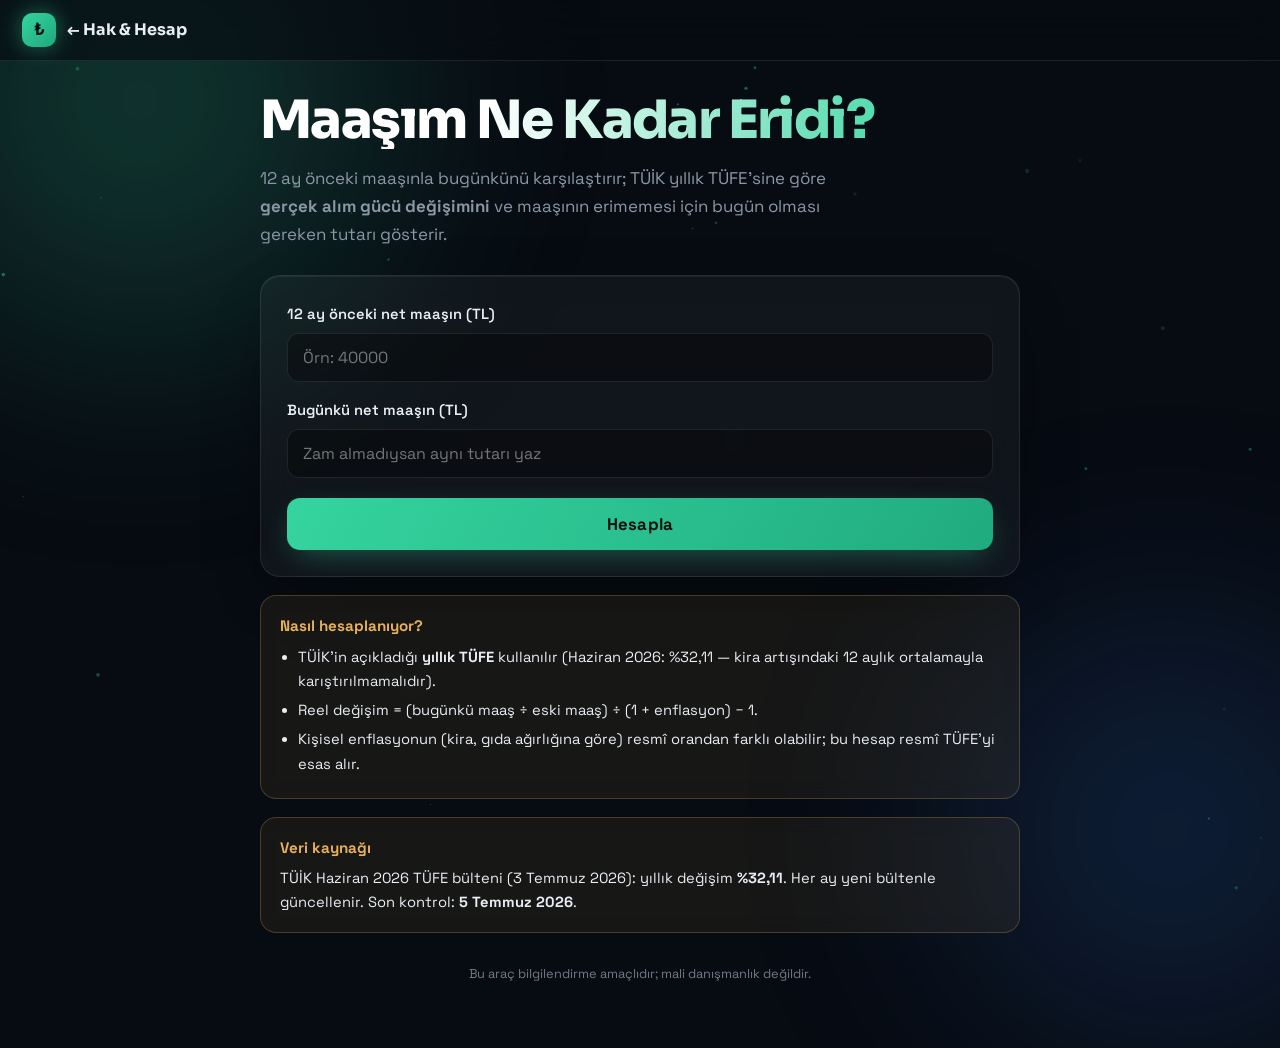
<file: maas-erimesi.html>
<!DOCTYPE html>
<html lang="tr">
<head>
<meta charset="UTF-8">
<meta name="viewport" content="width=device-width, initial-scale=1">
<title>Maaşım Ne Kadar Eridi? Maaş Erime Hesaplama (Yıllık TÜFE %32,11) | Hak &amp; Hesap</title>
<meta name="description" content="Maaşınız enflasyon karşısında ne kadar eridi? Yıllık TÜFE (Haziran 2026: %32,11) ile alım gücü kaybınızı ve erimemesi için gereken maaşı hesaplayın.">
<link rel="canonical" href="https://gobinik44-beep.github.io/hak-hesap/maas-erimesi.html">
<meta property="og:type" content="website">
<meta property="og:title" content="Maaşım Ne Kadar Eridi? — Alım Gücü Hesaplama">
<meta property="og:description" content="Yıllık TÜFE ile maaşınızın gerçek alım gücünü hesaplayın.">
<meta property="og:url" content="https://gobinik44-beep.github.io/hak-hesap/maas-erimesi.html">
<meta property="og:locale" content="tr_TR">
<meta name="twitter:card" content="summary">
<link rel="stylesheet" href="stil.css">
<script type="application/ld+json">
{"@context":"https://schema.org","@type":"WebApplication","name":"Maaş Erimesi Hesaplama",
 "url":"https://gobinik44-beep.github.io/hak-hesap/maas-erimesi.html",
 "applicationCategory":"FinanceApplication","operatingSystem":"Web",
 "offers":{"@type":"Offer","price":"0","priceCurrency":"TRY"},
 "description":"Yıllık TÜFE ile maaşın alım gücü kaybını hesaplayan araç."}
</script>
</head>
<body>
<div class="sarici">
  <header class="site"><a href="index.html">← Hak &amp; Hesap</a></header>
  <h1>Maaşım Ne Kadar Eridi?</h1>
  <p class="altbaslik">12 ay önceki maaşınla bugünkünü karşılaştırır; TÜİK yıllık TÜFE'sine
  göre <b>gerçek alım gücü değişimini</b> ve maaşının erimemesi için bugün olması gereken
  tutarı gösterir.</p>

  <div class="kart">
    <label for="eski">12 ay önceki net maaşın (TL)</label>
    <input type="number" id="eski" min="1" step="any" placeholder="Örn: 40000" inputmode="decimal">

    <label for="yeni">Bugünkü net maaşın (TL)</label>
    <input type="number" id="yeni" min="1" step="any" placeholder="Zam almadıysan aynı tutarı yaz" inputmode="decimal">

    <button id="hesapla">Hesapla</button>
    <div class="hata" id="hata"></div>

    <div class="sonuc" id="sonuc">
      <div class="buyuk-sonuc">
        <div class="etiket">Alım gücündeki gerçek değişim (enflasyondan arındırılmış)</div>
        <div class="deger" id="reel"></div>
      </div>
      <table class="detay">
        <tr><td>Erimemesi için bugün olması gereken maaş</td><td id="gereken"></td></tr>
        <tr><td>Bugünkü maaşının 12 ay önceki karşılığı</td><td id="karsilik"></td></tr>
        <tr><td>Gereken tutara göre fark</td><td id="fark"></td></tr>
        <tr><td>Kullanılan yıllık TÜFE</td><td id="tufe"></td></tr>
      </table>
      <p class="veri-notu" id="not"></p>
    </div>
  </div>

  <div class="bilgi-kutu">
    <h3>Nasıl hesaplanıyor?</h3>
    <ul>
      <li>TÜİK'in açıkladığı <b>yıllık TÜFE</b> kullanılır (Haziran 2026: %32,11 — kira
      artışındaki 12 aylık ortalamayla karıştırılmamalıdır).</li>
      <li>Reel değişim = (bugünkü maaş ÷ eski maaş) ÷ (1 + enflasyon) − 1.</li>
      <li>Kişisel enflasyonun (kira, gıda ağırlığına göre) resmî orandan farklı olabilir;
      bu hesap resmî TÜFE'yi esas alır.</li>
    </ul>
  </div>

  <div class="bilgi-kutu">
    <h3>Veri kaynağı</h3>
    TÜİK Haziran 2026 TÜFE bülteni (3 Temmuz 2026): yıllık değişim <b>%32,11</b>.
    Her ay yeni bültenle güncellenir. Son kontrol: <b id="veriTarihi"></b>.
  </div>

  <footer class="site">Bu araç bilgilendirme amaçlıdır; mali danışmanlık değildir.</footer>
</div>

<script src="veri.js"></script>
<script src="hesap.js"></script>
<script>
(function () {
  document.getElementById("veriTarihi").textContent = VERI.sonGuncelleme;
  document.getElementById("hesapla").addEventListener("click", function () {
    var hataEl = document.getElementById("hata");
    var sonucEl = document.getElementById("sonuc");
    hataEl.classList.remove("acik"); sonucEl.classList.remove("acik");

    var eski = parseFloat(document.getElementById("eski").value);
    var yeni = parseFloat(document.getElementById("yeni").value);
    var s = HESAP.maasErimesi(eski, yeni, VERI.yillikTufe.oran);
    if (s.hata) { hataEl.textContent = s.hata; hataEl.classList.add("acik"); return; }

    var isaret = s.reelYuzde > 0 ? "+" : "";
    document.getElementById("reel").textContent = isaret + s.reelYuzde.toLocaleString("tr-TR") + "%";
    document.getElementById("gereken").textContent = HESAP.tl(s.gereken);
    document.getElementById("karsilik").textContent = HESAP.tl(s.eskidenKarsiligi);
    document.getElementById("fark").textContent = (s.fark >= 0 ? "+" : "−") + HESAP.tl(Math.abs(s.fark));
    document.getElementById("tufe").textContent = "%" + VERI.yillikTufe.oran.toLocaleString("tr-TR") +
      " (" + VERI.yillikTufe.donem + ")";
    document.getElementById("not").textContent = s.reelYuzde < 0
      ? "Maaşın enflasyonun altında kaldı: bugünkü maaşın, 12 ay önceki parayla " +
        HESAP.tl(s.eskidenKarsiligi) + " alım gücüne denk geliyor."
      : "Maaşın enflasyonun üzerinde arttı — alım gücün korunmuş.";
    sonucEl.classList.add("acik");
  });
})();
</script>
<script src="efekt.js"></script>
</body>
</html>
</file>
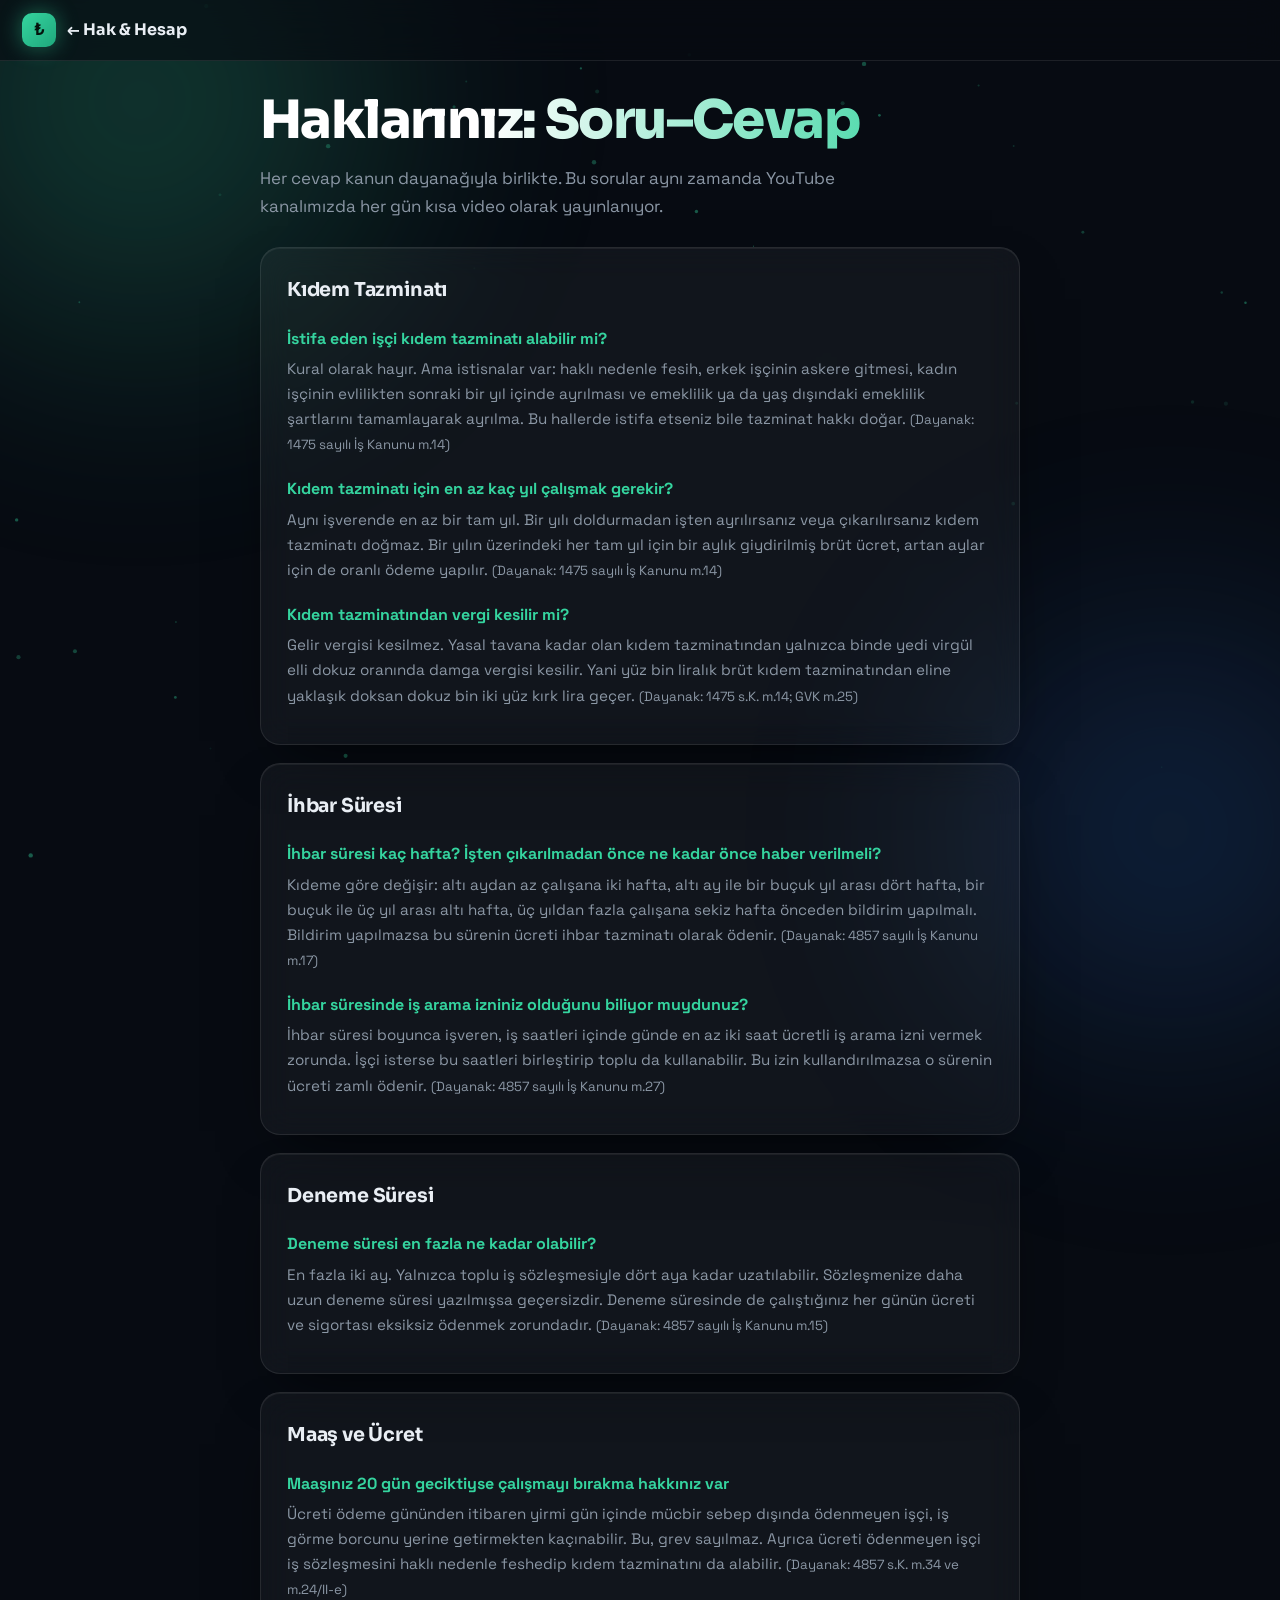
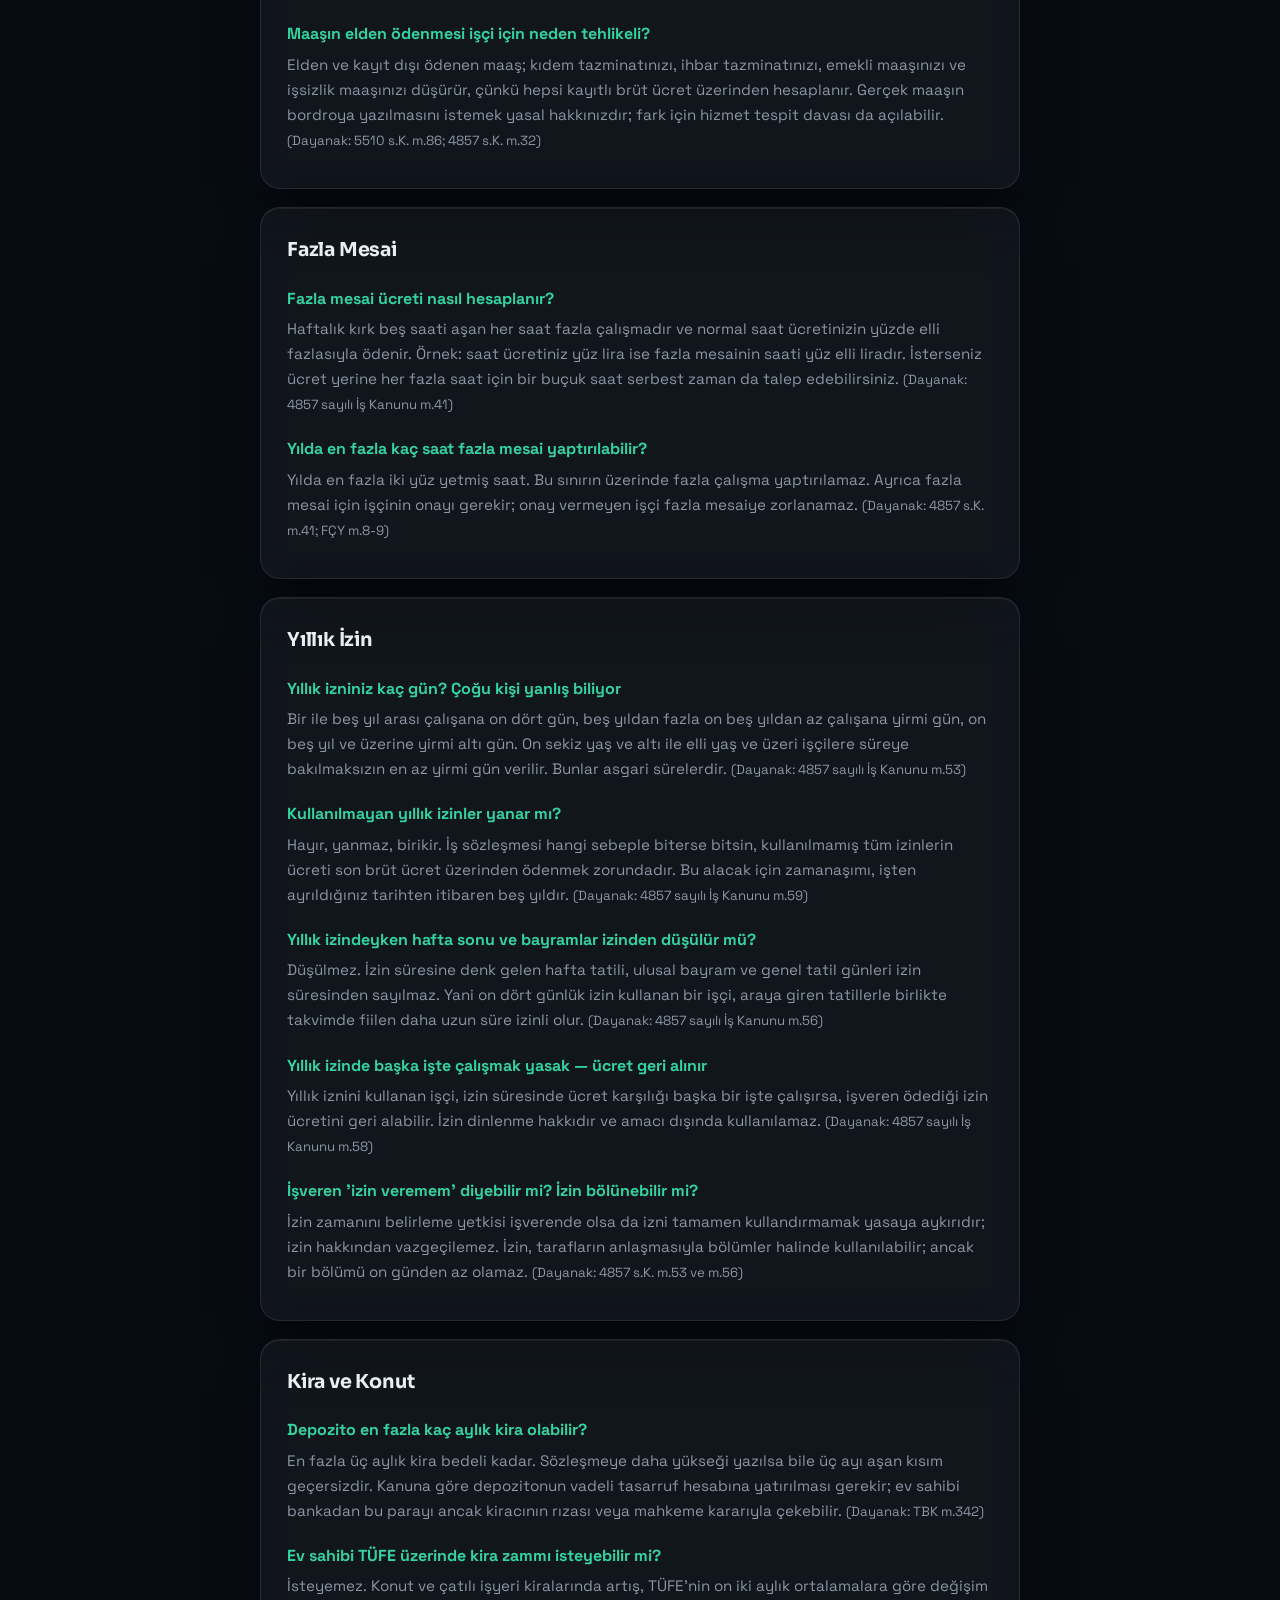
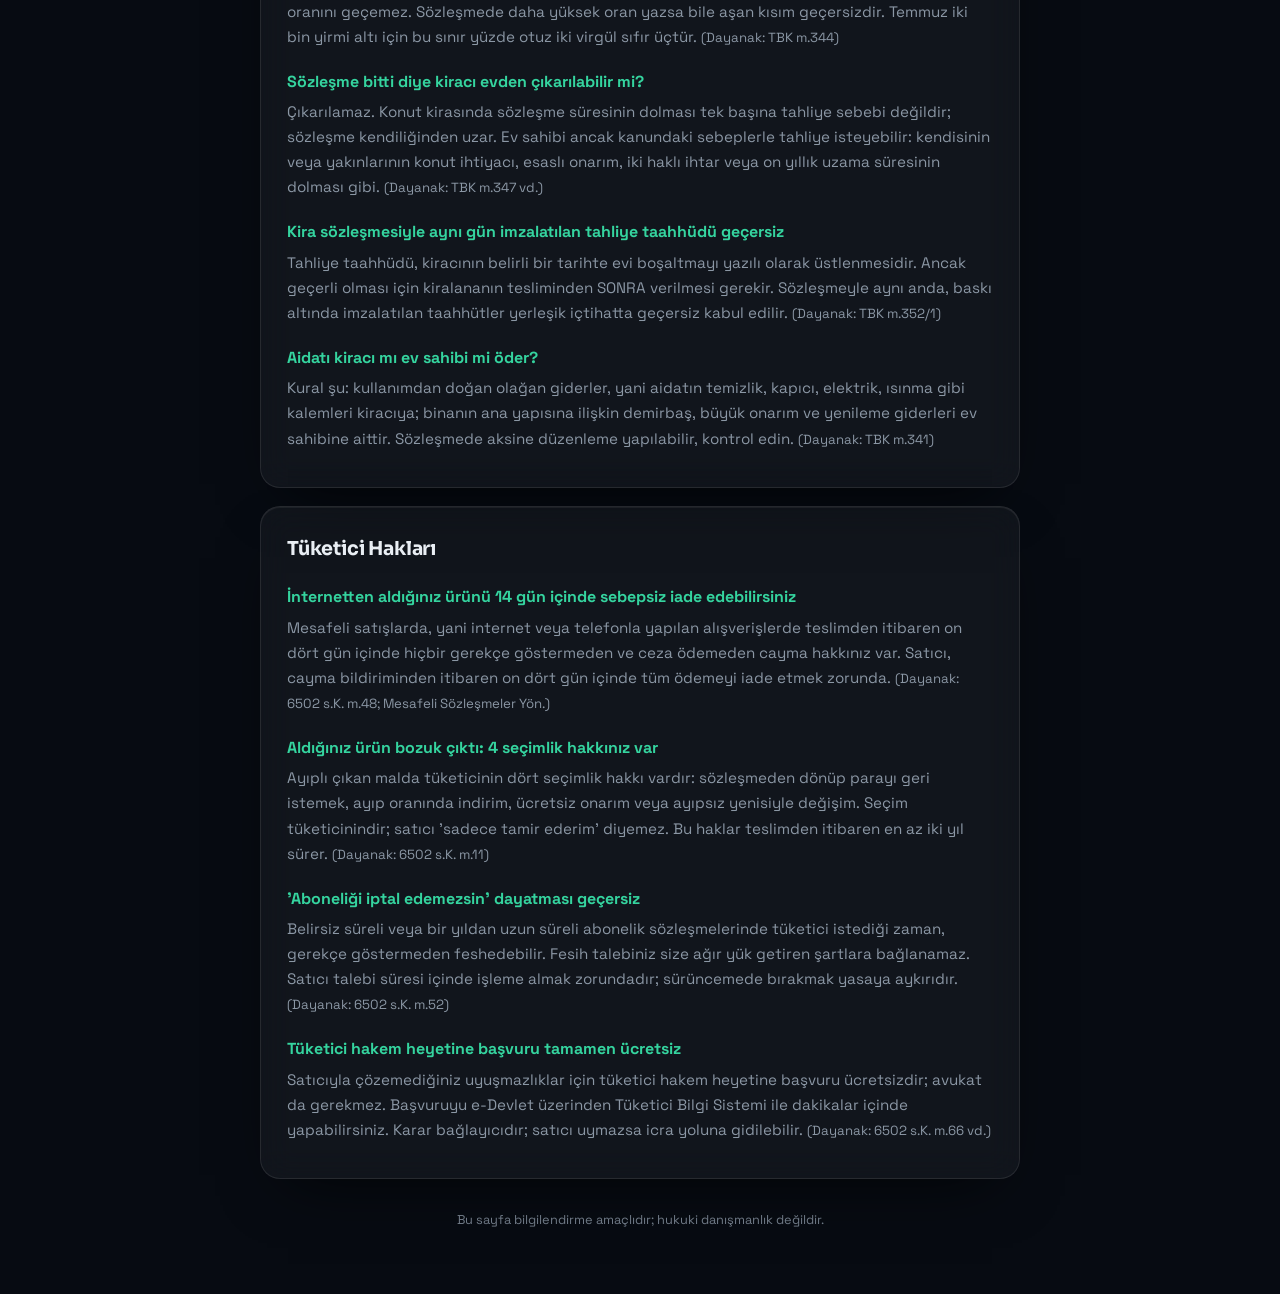
<file: sorular.html>
<!DOCTYPE html>
<html lang="tr">
<head>
<meta charset="UTF-8">
<meta name="viewport" content="width=device-width, initial-scale=1">
<title>İşçi, Kiracı ve Tüketici Hakları: Soru–Cevap | Hak &amp; Hesap</title>
<meta name="description" content="İstifa eden kıdem alır mı? Depozito kaç kira olabilir? Kullanılmayan izin yanar mı? Kanun dayanaklı, doğrulanmış soru-cevaplar.">
<link rel="canonical" href="https://gobinik44-beep.github.io/hak-hesap/sorular.html">
<meta property="og:type" content="website">
<meta property="og:title" content="Haklarınız: Soru–Cevap Bankası">
<meta property="og:description" content="İşçi, kiracı ve tüketici hakları — kanun dayanaklı kısa cevaplar.">
<meta property="og:url" content="https://gobinik44-beep.github.io/hak-hesap/sorular.html">
<meta property="og:locale" content="tr_TR">
<link rel="stylesheet" href="stil.css">
</head>
<body>
<div class="sarici">
  <header class="site"><a href="index.html">← Hak &amp; Hesap</a></header>
  <h1>Haklarınız: Soru–Cevap</h1>
  <p class="altbaslik">Her cevap kanun dayanağıyla birlikte. Bu sorular aynı zamanda
  YouTube kanalımızda her gün kısa video olarak yayınlanıyor.</p>

  <div id="liste"></div>

  <footer class="site">Bu sayfa bilgilendirme amaçlıdır; hukuki danışmanlık değildir.</footer>
</div>

<script src="sorular.js"></script>
<script>
(function () {
  var adlar = { "kıdem": "Kıdem Tazminatı", "ihbar": "İhbar Süresi", "deneme": "Deneme Süresi",
                "maaş": "Maaş ve Ücret", "fazla-mesai": "Fazla Mesai", "izin": "Yıllık İzin",
                "kira": "Kira ve Konut", "tüketici": "Tüketici Hakları" };
  var gruplar = {};
  SORULAR.forEach(function (s) { (gruplar[s.kategori] = gruplar[s.kategori] || []).push(s); });
  var kok = document.getElementById("liste");
  Object.keys(gruplar).forEach(function (k) {
    var kart = document.createElement("div");
    kart.className = "kart";
    var h = "<h2>" + (adlar[k] || k) + "</h2>";
    gruplar[k].forEach(function (s) {
      h += "<h3>" + s.soru + "</h3><p>" + s.cevap_soz +
           " <span class='veri-notu'>(Dayanak: " + s.dayanak + ")</span></p>";
    });
    kart.innerHTML = h;
    kok.appendChild(kart);
  });
})();
</script>
<script src="efekt.js"></script>
</body>
</html>
</file>
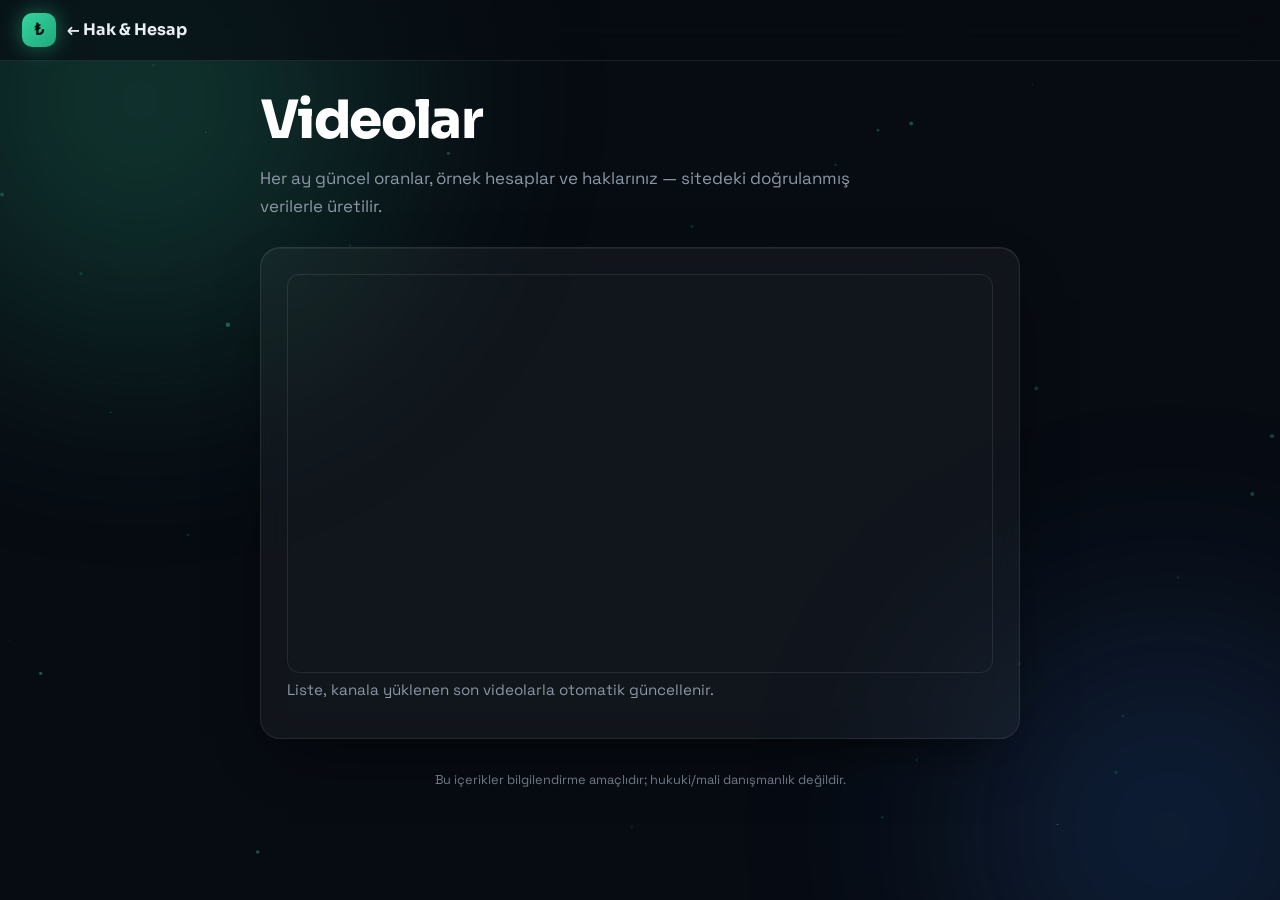
<file: videolar.html>
<!DOCTYPE html>
<html lang="tr">
<head>
<meta charset="UTF-8">
<meta name="viewport" content="width=device-width, initial-scale=1">
<title>Videolar — Güncel Oranlar ve Haklar | Hak &amp; Hesap</title>
<meta name="description" content="Kira artışı, kıdem tazminatı ve çalışan haklarıyla ilgili güncel, kaynaklı videolar.">
<link rel="canonical" href="https://gobinik44-beep.github.io/hak-hesap/videolar.html">
<meta property="og:type" content="website">
<meta property="og:title" content="Videolar | Hak &amp; Hesap">
<meta property="og:url" content="https://gobinik44-beep.github.io/hak-hesap/videolar.html">
<meta property="og:locale" content="tr_TR">
<link rel="stylesheet" href="stil.css">
<style>
.video-cerceve { position: relative; width: 100%; padding-top: 56.25%; border-radius: 12px; overflow: hidden; border: 1px solid var(--cizgi); }
.video-cerceve iframe { position: absolute; inset: 0; width: 100%; height: 100%; border: 0; }
</style>
</head>
<body>
<div class="sarici">
  <header class="site"><a href="index.html">← Hak &amp; Hesap</a></header>
  <h1>Videolar</h1>
  <p class="altbaslik">Her ay güncel oranlar, örnek hesaplar ve haklarınız — sitedeki doğrulanmış
  verilerle üretilir.</p>

  <div class="kart" id="videoKart"></div>

  <footer class="site">Bu içerikler bilgilendirme amaçlıdır; hukuki/mali danışmanlık değildir.</footer>
</div>

<script src="veri.js"></script>
<script>
(function () {
  var k = document.getElementById("videoKart");
  var id = VERI.youtubeKanalId;
  if (id && id.indexOf("UC") === 0) {
    // UC -> UU: kanalın "yüklemeler" oynatma listesi; en yeni videolar otomatik görünür.
    var liste = "UU" + id.slice(2);
    k.innerHTML = '<div class="video-cerceve"><iframe loading="lazy" ' +
      'src="https://www.youtube.com/embed/videoseries?list=' + liste + '" ' +
      'title="Hak & Hesap videoları" allowfullscreen ' +
      'allow="accelerometer; encrypted-media; picture-in-picture"></iframe></div>' +
      '<p class="veri-notu">Liste, kanala yüklenen son videolarla otomatik güncellenir.</p>';
  } else {
    k.innerHTML = '<p>Video kanalı yakında yayında. Kanal açıldığında bu sayfa son videoları ' +
      'otomatik gösterecek.</p>' +
      '<p class="veri-notu">(Kurulum: veri.js içindeki youtubeKanalId alanına UC... ile başlayan ' +
      'kanal kimliğini yazmak yeterli.)</p>';
  }
})();
</script>
<script src="efekt.js"></script>
</body>
</html>
</file>
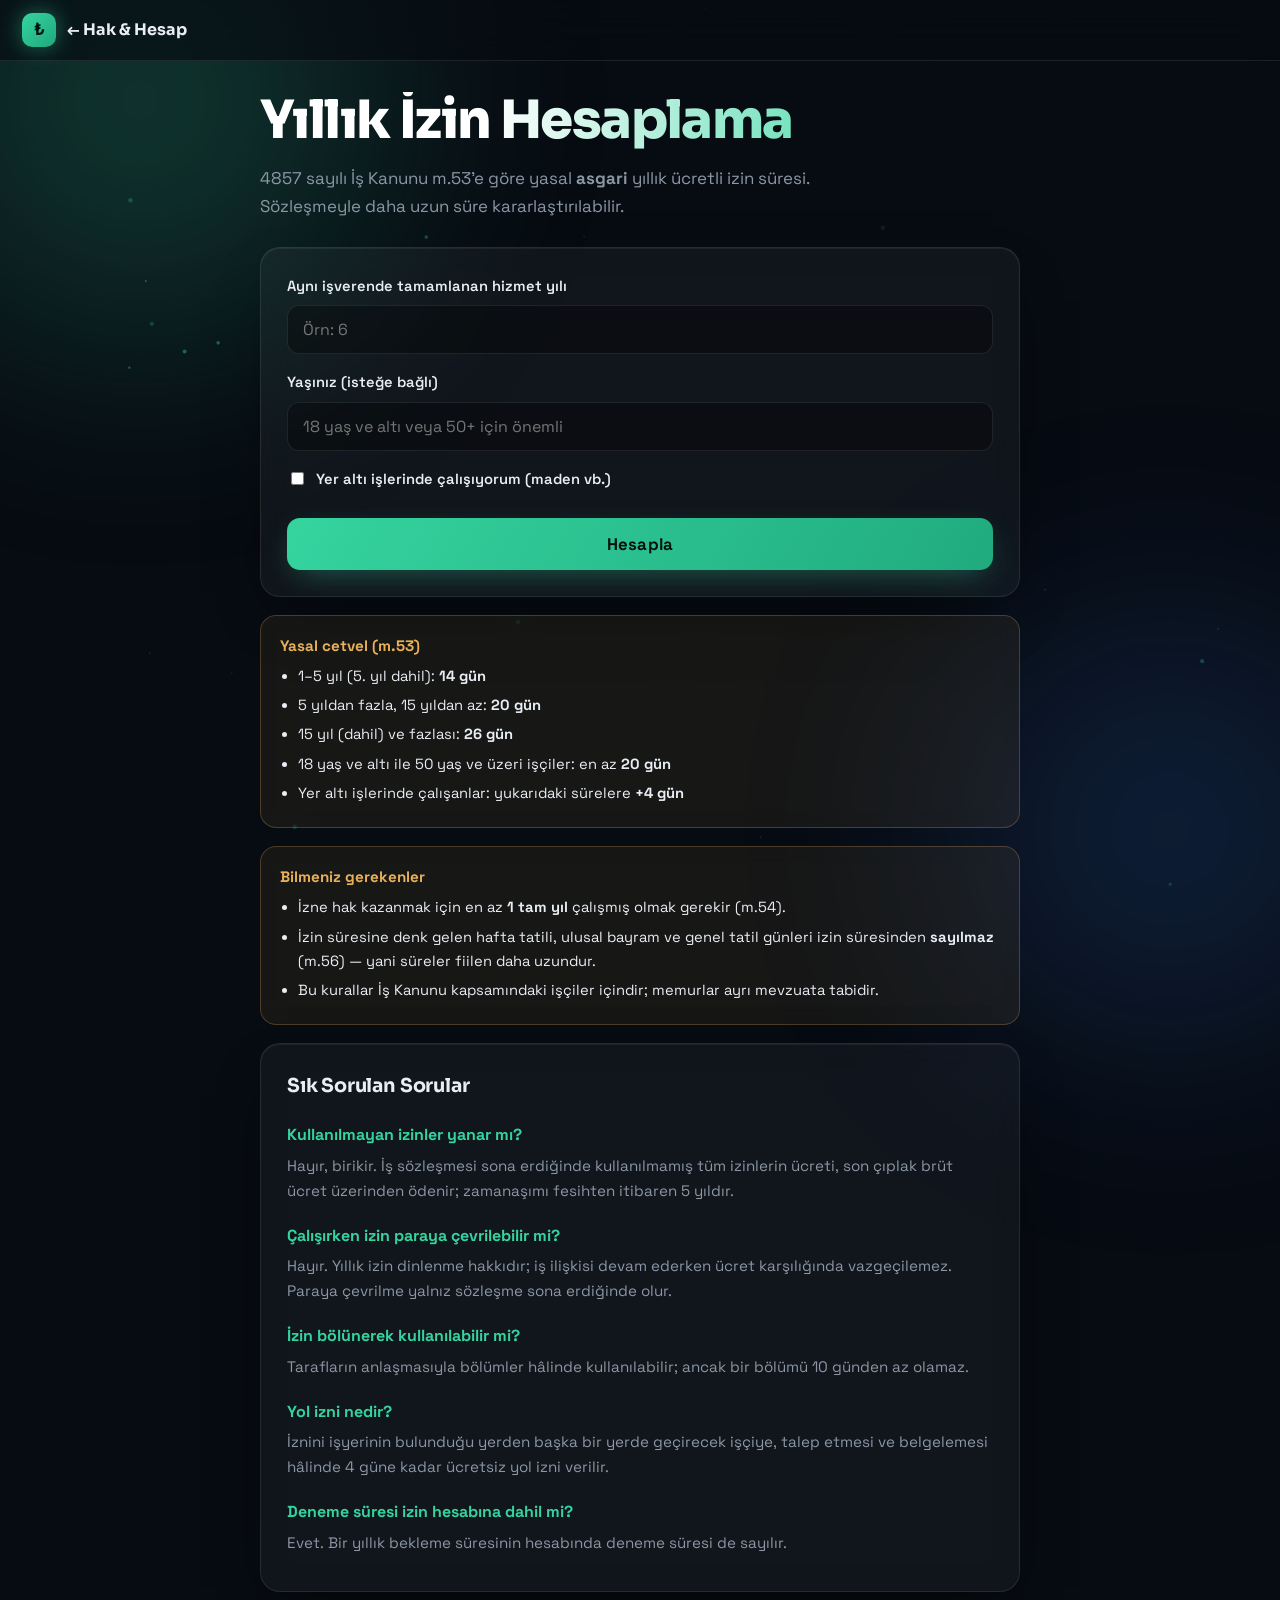
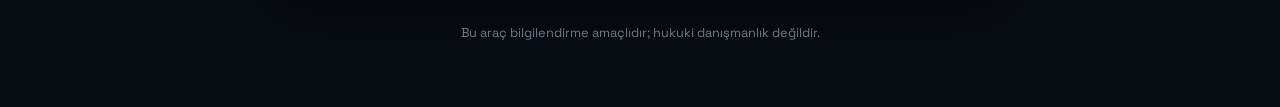
<file: yillik-izin.html>
<!DOCTYPE html>
<html lang="tr">
<head>
<meta charset="UTF-8">
<meta name="viewport" content="width=device-width, initial-scale=1">
<title>Yıllık İzin Hesaplama — Kaç Gün İzin Hakkım Var? | Hak &amp; Hesap</title>
<meta name="description" content="Yıllık izin hesaplama: hizmet yılına ve yaşa göre kaç gün izin hakkınız var? Kullanılmayan izinler yanar mı, paraya çevrilir mi? (İş Kanunu m.53)">
<link rel="canonical" href="https://gobinik44-beep.github.io/hak-hesap/yillik-izin.html">
<meta property="og:type" content="website">
<meta property="og:title" content="Yıllık İzin Hesaplama — Kaç Gün İzin Hakkım Var?">
<meta property="og:description" content="Hizmet yılına ve yaşa göre yasal asgari yıllık izin süreniz + az bilinen kurallar.">
<meta property="og:url" content="https://gobinik44-beep.github.io/hak-hesap/yillik-izin.html">
<meta property="og:locale" content="tr_TR">
<meta name="twitter:card" content="summary">
<link rel="stylesheet" href="stil.css">
</head>
<body>
<div class="sarici">
  <header class="site"><a href="index.html">← Hak &amp; Hesap</a></header>
  <h1>Yıllık İzin Hesaplama</h1>
  <p class="altbaslik">4857 sayılı İş Kanunu m.53'e göre yasal <b>asgari</b> yıllık ücretli izin süresi.
  Sözleşmeyle daha uzun süre kararlaştırılabilir.</p>

  <div class="kart">
    <label for="yil">Aynı işverende tamamlanan hizmet yılı</label>
    <input type="number" id="yil" min="0" step="1" placeholder="Örn: 6">

    <label for="yas">Yaşınız (isteğe bağlı)</label>
    <input type="number" id="yas" min="15" max="99" step="1" placeholder="18 yaş ve altı veya 50+ için önemli">

    <label class="onay"><input type="checkbox" id="yeralti"> Yer altı işlerinde çalışıyorum (maden vb.)</label>

    <button id="hesapla">Hesapla</button>
    <div class="hata" id="hata"></div>

    <div class="sonuc" id="sonuc">
      <div class="buyuk-sonuc">
        <div class="etiket">Yasal asgari yıllık izin</div>
        <div class="deger" id="gun"></div>
      </div>
      <p class="veri-notu" id="not"></p>
    </div>
  </div>

  <div class="bilgi-kutu">
    <h3>Yasal cetvel (m.53)</h3>
    <ul>
      <li>1–5 yıl (5. yıl dahil): <b>14 gün</b></li>
      <li>5 yıldan fazla, 15 yıldan az: <b>20 gün</b></li>
      <li>15 yıl (dahil) ve fazlası: <b>26 gün</b></li>
      <li>18 yaş ve altı ile 50 yaş ve üzeri işçiler: en az <b>20 gün</b></li>
      <li>Yer altı işlerinde çalışanlar: yukarıdaki sürelere <b>+4 gün</b></li>
    </ul>
  </div>

  <div class="bilgi-kutu">
    <h3>Bilmeniz gerekenler</h3>
    <ul>
      <li>İzne hak kazanmak için en az <b>1 tam yıl</b> çalışmış olmak gerekir (m.54).</li>
      <li>İzin süresine denk gelen hafta tatili, ulusal bayram ve genel tatil günleri
      izin süresinden <b>sayılmaz</b> (m.56) — yani süreler fiilen daha uzundur.</li>
      <li>Bu kurallar İş Kanunu kapsamındaki işçiler içindir; memurlar ayrı mevzuata tabidir.</li>
    </ul>
  </div>

  <div class="kart">
    <h2>Sık Sorulan Sorular</h2>
    <h3>Kullanılmayan izinler yanar mı?</h3>
    <p>Hayır, birikir. İş sözleşmesi sona erdiğinde kullanılmamış tüm izinlerin ücreti, son
    çıplak brüt ücret üzerinden ödenir; zamanaşımı fesihten itibaren 5 yıldır.</p>
    <h3>Çalışırken izin paraya çevrilebilir mi?</h3>
    <p>Hayır. Yıllık izin dinlenme hakkıdır; iş ilişkisi devam ederken ücret karşılığında
    vazgeçilemez. Paraya çevrilme yalnız sözleşme sona erdiğinde olur.</p>
    <h3>İzin bölünerek kullanılabilir mi?</h3>
    <p>Tarafların anlaşmasıyla bölümler hâlinde kullanılabilir; ancak bir bölümü 10 günden
    az olamaz.</p>
    <h3>Yol izni nedir?</h3>
    <p>İznini işyerinin bulunduğu yerden başka bir yerde geçirecek işçiye, talep etmesi ve
    belgelemesi hâlinde 4 güne kadar ücretsiz yol izni verilir.</p>
    <h3>Deneme süresi izin hesabına dahil mi?</h3>
    <p>Evet. Bir yıllık bekleme süresinin hesabında deneme süresi de sayılır.</p>
  </div>

  <script type="application/ld+json">
  {"@context":"https://schema.org","@graph":[
    {"@type":"WebApplication","name":"Yıllık İzin Hesaplama","url":"https://gobinik44-beep.github.io/hak-hesap/yillik-izin.html",
     "applicationCategory":"BusinessApplication","operatingSystem":"Web",
     "offers":{"@type":"Offer","price":"0","priceCurrency":"TRY"},
     "description":"Hizmet yılı ve yaşa göre yasal asgari yıllık ücretli izin süresi hesaplama aracı."},
    {"@type":"FAQPage","mainEntity":[
     {"@type":"Question","name":"Kullanılmayan yıllık izinler yanar mı?",
      "acceptedAnswer":{"@type":"Answer","text":"Hayır, birikir. İş sözleşmesi sona erdiğinde kullanılmamış izinlerin ücreti son çıplak brüt ücret üzerinden ödenir; zamanaşımı fesihten itibaren 5 yıldır."}},
     {"@type":"Question","name":"Çalışırken yıllık izin paraya çevrilebilir mi?",
      "acceptedAnswer":{"@type":"Answer","text":"Hayır. İzin dinlenme hakkıdır; paraya çevrilme yalnız iş sözleşmesi sona erdiğinde olur."}},
     {"@type":"Question","name":"Yıllık izin bölünerek kullanılabilir mi?",
      "acceptedAnswer":{"@type":"Answer","text":"Tarafların anlaşmasıyla bölümler hâlinde kullanılabilir; ancak bir bölümü 10 günden az olamaz."}},
     {"@type":"Question","name":"Yol izni nedir?",
      "acceptedAnswer":{"@type":"Answer","text":"İznini başka bir yerde geçirecek işçiye, talep etmesi ve belgelemesi hâlinde 4 güne kadar ücretsiz yol izni verilir."}},
     {"@type":"Question","name":"Deneme süresi yıllık izin hesabına dahil mi?",
      "acceptedAnswer":{"@type":"Answer","text":"Evet. Bir yıllık bekleme süresinin hesabında deneme süresi de sayılır."}}
    ]}
  ]}
  </script>

  <footer class="site">Bu araç bilgilendirme amaçlıdır; hukuki danışmanlık değildir.</footer>
</div>

<script src="veri.js"></script>
<script src="hesap.js"></script>
<script>
(function () {
  document.getElementById("hesapla").addEventListener("click", function () {
    var hataEl = document.getElementById("hata");
    var sonucEl = document.getElementById("sonuc");
    hataEl.classList.remove("acik"); sonucEl.classList.remove("acik");

    var yil = parseFloat(document.getElementById("yil").value);
    var yasStr = document.getElementById("yas").value;
    var yas = yasStr === "" ? null : parseFloat(yasStr);
    var yeralti = document.getElementById("yeralti").checked;

    if (isNaN(yil)) { hataEl.textContent = "Tamamlanan hizmet yılını girin."; hataEl.classList.add("acik"); return; }

    var s = HESAP.izinHesapla(yil, yas, yeralti);
    if (s.hata) { hataEl.textContent = s.hata; hataEl.classList.add("acik"); return; }

    document.getElementById("gun").textContent = s.gun + " gün";
    var notlar = [];
    if (s.not) notlar.push(s.not);
    if (s.yasKurali) notlar.push("Yaş kuralı uygulandı: 18 yaş ve altı / 50 yaş ve üzeri için asgari 20 gündür.");
    if (yeralti && s.gun > 0) notlar.push("Yer altı işleri için +4 gün eklendi.");
    document.getElementById("not").textContent = notlar.join(" ");
    sonucEl.classList.add("acik");
  });
})();
</script>
<script src="efekt.js"></script>
</body>
</html>
</file>
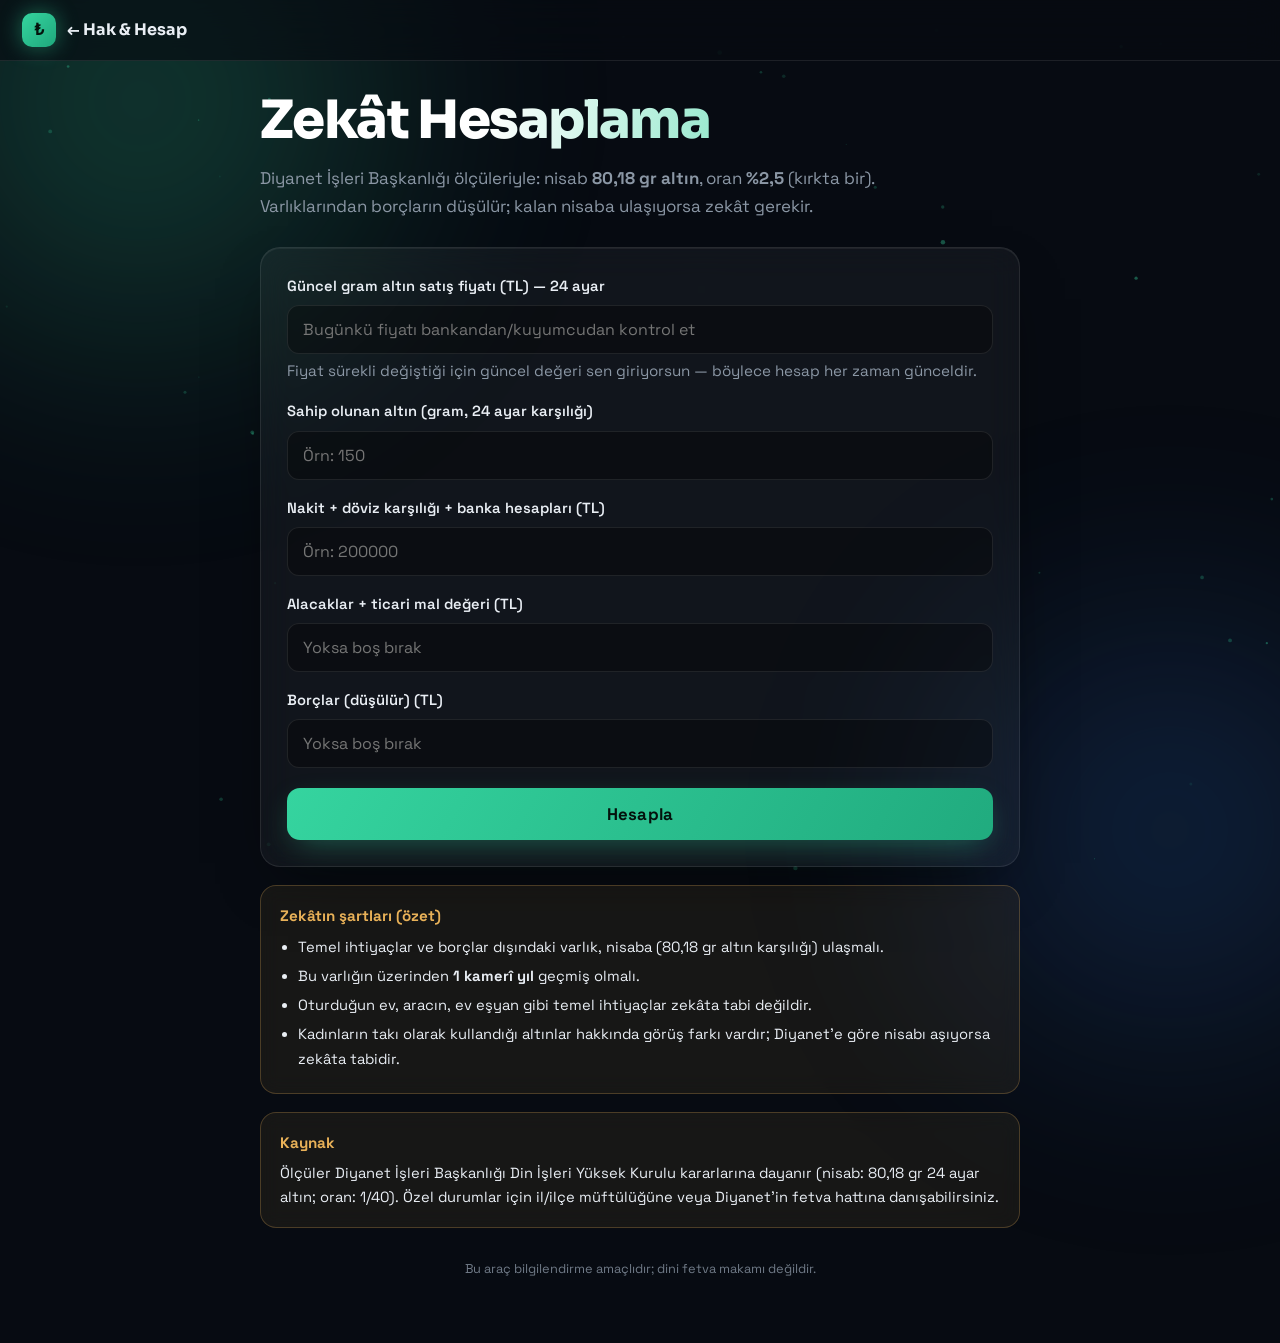
<file: zekat.html>
<!DOCTYPE html>
<html lang="tr">
<head>
<meta charset="UTF-8">
<meta name="viewport" content="width=device-width, initial-scale=1">
<title>Zekât Hesaplama — Diyanet Ölçüleriyle (Nisab 80,18 gr Altın) | Hak &amp; Hesap</title>
<meta name="description" content="Zekât hesaplama: Diyanet ölçüleriyle (nisab 80,18 gr altın, oran %2,5). Altın, nakit, döviz ve alacaklarınızdan borçlarınızı düşerek zekâtınızı hesaplayın.">
<link rel="canonical" href="https://gobinik44-beep.github.io/hak-hesap/zekat.html">
<meta property="og:type" content="website">
<meta property="og:title" content="Zekât Hesaplama — Diyanet Ölçüleriyle">
<meta property="og:description" content="Nisab 80,18 gr altın, oran %2,5. Doğrulanmış dini ölçülerle zekât hesaplama.">
<meta property="og:url" content="https://gobinik44-beep.github.io/hak-hesap/zekat.html">
<meta property="og:locale" content="tr_TR">
<meta name="twitter:card" content="summary">
<link rel="stylesheet" href="stil.css">
<script type="application/ld+json">
{"@context":"https://schema.org","@type":"WebApplication","name":"Zekât Hesaplama",
 "url":"https://gobinik44-beep.github.io/hak-hesap/zekat.html",
 "applicationCategory":"FinanceApplication","operatingSystem":"Web",
 "offers":{"@type":"Offer","price":"0","priceCurrency":"TRY"},
 "description":"Diyanet ölçüleriyle (nisab 80,18 gr altın, %2,5) zekât hesaplama aracı."}
</script>
</head>
<body>
<div class="sarici">
  <header class="site"><a href="index.html">← Hak &amp; Hesap</a></header>
  <h1>Zekât Hesaplama</h1>
  <p class="altbaslik">Diyanet İşleri Başkanlığı ölçüleriyle: nisab <b>80,18 gr altın</b>,
  oran <b>%2,5</b> (kırkta bir). Varlıklarından borçların düşülür; kalan nisaba ulaşıyorsa
  zekât gerekir.</p>

  <div class="kart">
    <label for="gram">Güncel gram altın satış fiyatı (TL) — 24 ayar</label>
    <input type="number" id="gram" min="1" step="any" placeholder="Bugünkü fiyatı bankandan/kuyumcudan kontrol et" inputmode="decimal">
    <p class="veri-notu">Fiyat sürekli değiştiği için güncel değeri sen giriyorsun — böylece
    hesap her zaman günceldir.</p>

    <label for="altin">Sahip olunan altın (gram, 24 ayar karşılığı)</label>
    <input type="number" id="altin" min="0" step="any" placeholder="Örn: 150" inputmode="decimal">

    <label for="nakit">Nakit + döviz karşılığı + banka hesapları (TL)</label>
    <input type="number" id="nakit" min="0" step="any" placeholder="Örn: 200000" inputmode="decimal">

    <label for="alacak">Alacaklar + ticari mal değeri (TL)</label>
    <input type="number" id="alacak" min="0" step="any" placeholder="Yoksa boş bırak" inputmode="decimal">

    <label for="borc">Borçlar (düşülür) (TL)</label>
    <input type="number" id="borc" min="0" step="any" placeholder="Yoksa boş bırak" inputmode="decimal">

    <button id="hesapla">Hesapla</button>
    <div class="hata" id="hata"></div>

    <div class="sonuc" id="sonuc">
      <div class="buyuk-sonuc">
        <div class="etiket" id="sonucEtiket">Verilecek zekât</div>
        <div class="deger" id="zekat"></div>
      </div>
      <table class="detay">
        <tr><td>Zekâta tabi net varlık</td><td id="net"></td></tr>
        <tr><td>Nisab (80,18 gr × girilen fiyat)</td><td id="nisab"></td></tr>
        <tr><td>Oran</td><td>%2,5 (1/40)</td></tr>
      </table>
      <p class="veri-notu" id="not"></p>
    </div>
  </div>

  <div class="bilgi-kutu">
    <h3>Zekâtın şartları (özet)</h3>
    <ul>
      <li>Temel ihtiyaçlar ve borçlar dışındaki varlık, nisaba (80,18 gr altın karşılığı) ulaşmalı.</li>
      <li>Bu varlığın üzerinden <b>1 kamerî yıl</b> geçmiş olmalı.</li>
      <li>Oturduğun ev, aracın, ev eşyan gibi temel ihtiyaçlar zekâta tabi değildir.</li>
      <li>Kadınların takı olarak kullandığı altınlar hakkında görüş farkı vardır; Diyanet'e göre
      nisabı aşıyorsa zekâta tabidir.</li>
    </ul>
  </div>

  <div class="bilgi-kutu">
    <h3>Kaynak</h3>
    Ölçüler Diyanet İşleri Başkanlığı Din İşleri Yüksek Kurulu kararlarına dayanır
    (nisab: 80,18 gr 24 ayar altın; oran: 1/40). Özel durumlar için il/ilçe müftülüğüne
    veya Diyanet'in fetva hattına danışabilirsiniz.
  </div>

  <footer class="site">Bu araç bilgilendirme amaçlıdır; dini fetva makamı değildir.</footer>
</div>

<script src="veri.js"></script>
<script src="hesap.js"></script>
<script>
(function () {
  function say(id) { var v = parseFloat(document.getElementById(id).value); return isNaN(v) ? 0 : v; }
  document.getElementById("hesapla").addEventListener("click", function () {
    var hataEl = document.getElementById("hata");
    var sonucEl = document.getElementById("sonuc");
    hataEl.classList.remove("acik"); sonucEl.classList.remove("acik");

    var gram = parseFloat(document.getElementById("gram").value);
    var varlik = say("altin") * (gram || 0) + say("nakit") + say("alacak");
    var s = HESAP.zekatHesapla(varlik, say("borc"), gram, VERI);
    if (s.hata) { hataEl.textContent = s.hata; hataEl.classList.add("acik"); return; }

    document.getElementById("net").textContent = HESAP.tl(s.net);
    document.getElementById("nisab").textContent = HESAP.tl(s.nisab);
    if (s.yukumlu) {
      document.getElementById("sonucEtiket").textContent = "Verilecek zekât";
      document.getElementById("zekat").textContent = HESAP.tl(s.zekat);
      document.getElementById("not").textContent =
        "Not: Zekât, üzerinden 1 kamerî yıl geçen varlık için verilir.";
    } else {
      document.getElementById("sonucEtiket").textContent = "Sonuç";
      document.getElementById("zekat").textContent = "Zekât gerekmiyor";
      document.getElementById("not").textContent =
        "Net varlığın nisabın altında kaldığı için zekât yükümlülüğü doğmuyor.";
    }
    sonucEl.classList.add("acik");
  });
})();
</script>
<script src="efekt.js"></script>
</body>
</html>
</file>
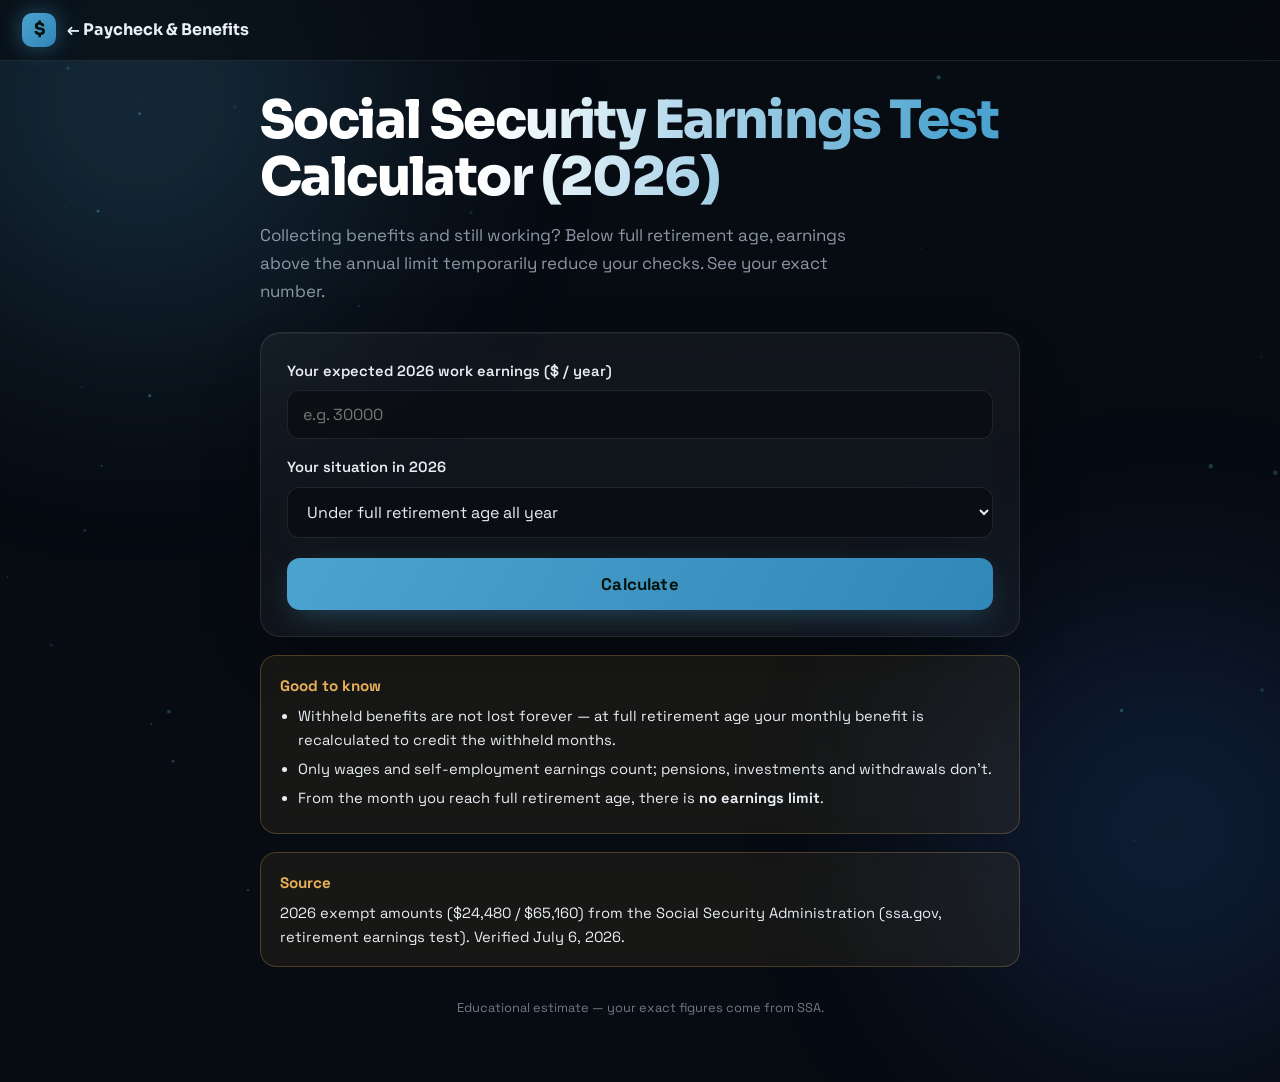
<file: en/earnings-test.html>
<!DOCTYPE html>
<html lang="en">
<head>
<meta charset="UTF-8">
<meta name="viewport" content="width=device-width, initial-scale=1">
<title>Social Security Earnings Test Calculator 2026 — How Much Is Withheld? | Paycheck &amp; Benefits</title>
<meta name="description" content="Working while collecting Social Security? 2026 limits: $24,480 under FRA, $65,160 in your FRA year. Calculate exactly how much of your benefit is withheld.">
<link rel="canonical" href="https://gobinik44-beep.github.io/hak-hesap/en/earnings-test.html">
<meta property="og:type" content="website">
<meta property="og:title" content="Social Security Earnings Test Calculator (2026)">
<meta property="og:description" content="See exactly how much of your benefit is withheld if you work while collecting.">
<meta property="og:url" content="https://gobinik44-beep.github.io/hak-hesap/en/earnings-test.html">
<meta property="og:locale" content="en_US">
<link rel="stylesheet" href="../stil.css">
<style>
:root { --vurgu:#4ca3cf; --vurgu2:#2f86b6; --vurgu-acik:rgba(76,163,207,.12); --isik:rgba(76,163,207,.45); --vurgu-cizgi:rgba(76,163,207,.27); }
header.site a::before { content: "$"; }
</style>
<script type="application/ld+json">
{"@context":"https://schema.org","@type":"WebApplication",
 "name":"Social Security Earnings Test Calculator 2026",
 "url":"https://gobinik44-beep.github.io/hak-hesap/en/earnings-test.html",
 "applicationCategory":"FinanceApplication","operatingSystem":"Web",
 "offers":{"@type":"Offer","price":"0","priceCurrency":"USD"},
 "description":"Calculates Social Security benefit withholding under the 2026 retirement earnings test."}
</script>
</head>
<body>
<div class="sarici">
  <header class="site"><a href="index.html">← Paycheck &amp; Benefits</a></header>
  <h1>Social Security Earnings Test Calculator (2026)</h1>
  <p class="altbaslik">Collecting benefits and still working? Below full retirement age,
  earnings above the annual limit temporarily reduce your checks. See your exact number.</p>

  <div class="kart">
    <label for="gelir">Your expected 2026 work earnings ($ / year)</label>
    <input type="number" id="gelir" min="0" step="any" placeholder="e.g. 30000" inputmode="decimal">

    <label for="durum">Your situation in 2026</label>
    <select id="durum">
      <option value="under">Under full retirement age all year</option>
      <option value="fraYear">Reaching full retirement age during 2026</option>
      <option value="after">Already past full retirement age</option>
    </select>

    <button id="hesapla">Calculate</button>
    <div class="hata" id="hata"></div>

    <div class="sonuc" id="sonuc">
      <div class="buyuk-sonuc">
        <div class="etiket">Estimated benefit withholding in 2026</div>
        <div class="deger" id="kesinti"></div>
      </div>
      <table class="detay">
        <tr><td>Annual earnings limit</td><td id="limit"></td></tr>
        <tr><td>Earnings above the limit</td><td id="asan"></td></tr>
        <tr><td>Withholding rule</td><td id="kural"></td></tr>
      </table>
      <p class="veri-notu" id="not"></p>
    </div>
  </div>

  <div class="bilgi-kutu">
    <h3>Good to know</h3>
    <ul>
      <li>Withheld benefits are not lost forever — at full retirement age your monthly
      benefit is recalculated to credit the withheld months.</li>
      <li>Only wages and self-employment earnings count; pensions, investments and
      withdrawals don't.</li>
      <li>From the month you reach full retirement age, there is <b>no earnings limit</b>.</li>
    </ul>
  </div>

  <div class="bilgi-kutu">
    <h3>Source</h3>
    2026 exempt amounts ($24,480 / $65,160) from the Social Security Administration
    (ssa.gov, retirement earnings test). Verified July 6, 2026.
  </div>

  <footer class="site">Educational estimate — your exact figures come from SSA.</footer>
</div>

<script src="../veri.js"></script>
<script src="../hesap_en.js"></script>
<script>
(function () {
  document.getElementById("hesapla").addEventListener("click", function () {
    var hataEl = document.getElementById("hata");
    var sonucEl = document.getElementById("sonuc");
    hataEl.classList.remove("acik"); sonucEl.classList.remove("acik");

    var gelir = parseFloat(document.getElementById("gelir").value);
    var mode = document.getElementById("durum").value;
    var s = HESAP_EN.earningsTest(gelir, mode, VERI.usa2026);
    if (s.hata) { hataEl.textContent = s.hata; hataEl.classList.add("acik"); return; }

    document.getElementById("kesinti").textContent = HESAP_EN.usd(s.withheld);
    document.getElementById("limit").textContent = s.limit === null ? "No limit" : HESAP_EN.usd(s.limit);
    document.getElementById("asan").textContent = HESAP_EN.usd(s.over || 0);
    document.getElementById("kural").textContent =
      mode === "after" ? "None — past FRA" :
      (mode === "fraYear" ? "$1 withheld per $3 over" : "$1 withheld per $2 over");
    document.getElementById("not").textContent =
      mode === "after" ? "You're past full retirement age — you can earn any amount with no reduction." :
      (s.withheld === 0 ? "You're under the limit — no withholding." :
       "SSA typically withholds full monthly checks until this amount is covered, then payments resume.");
    sonucEl.classList.add("acik");
  });
})();
</script>
<script src="../efekt.js"></script>
</body>
</html>
</file>
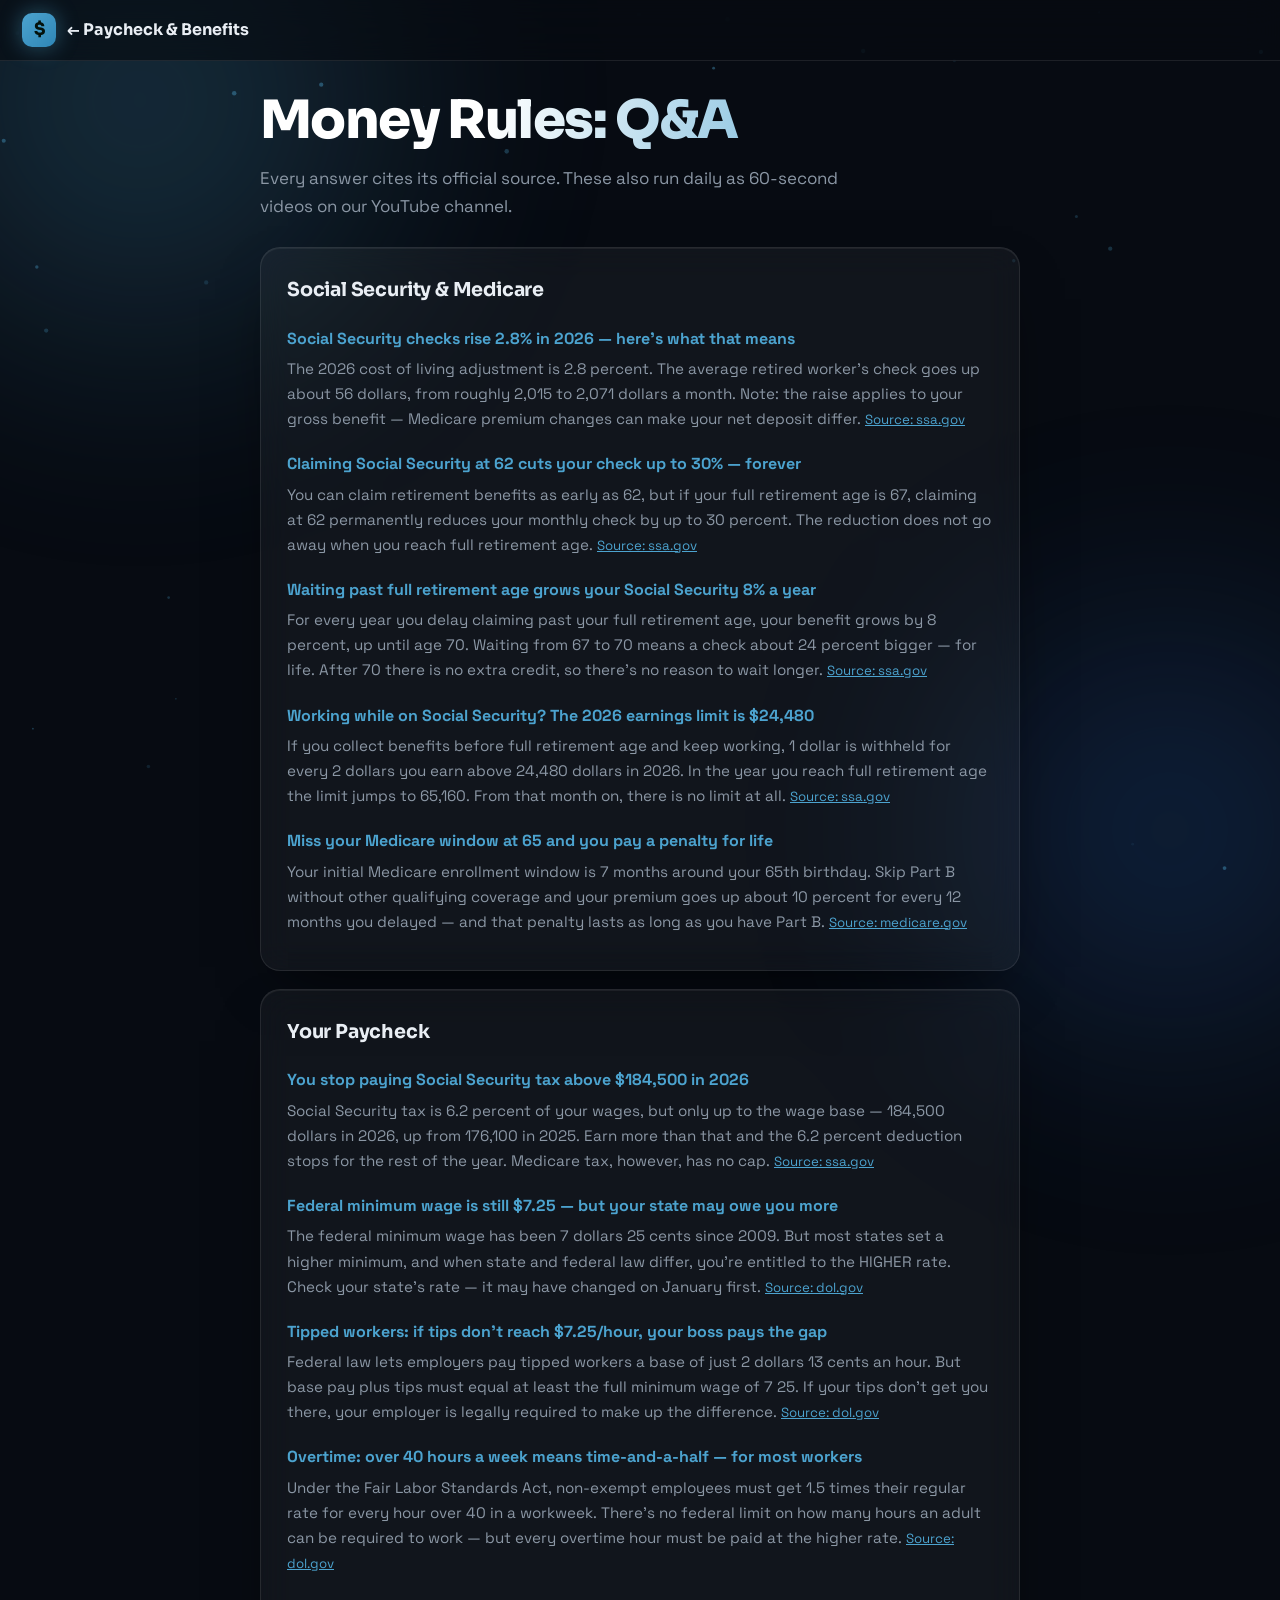
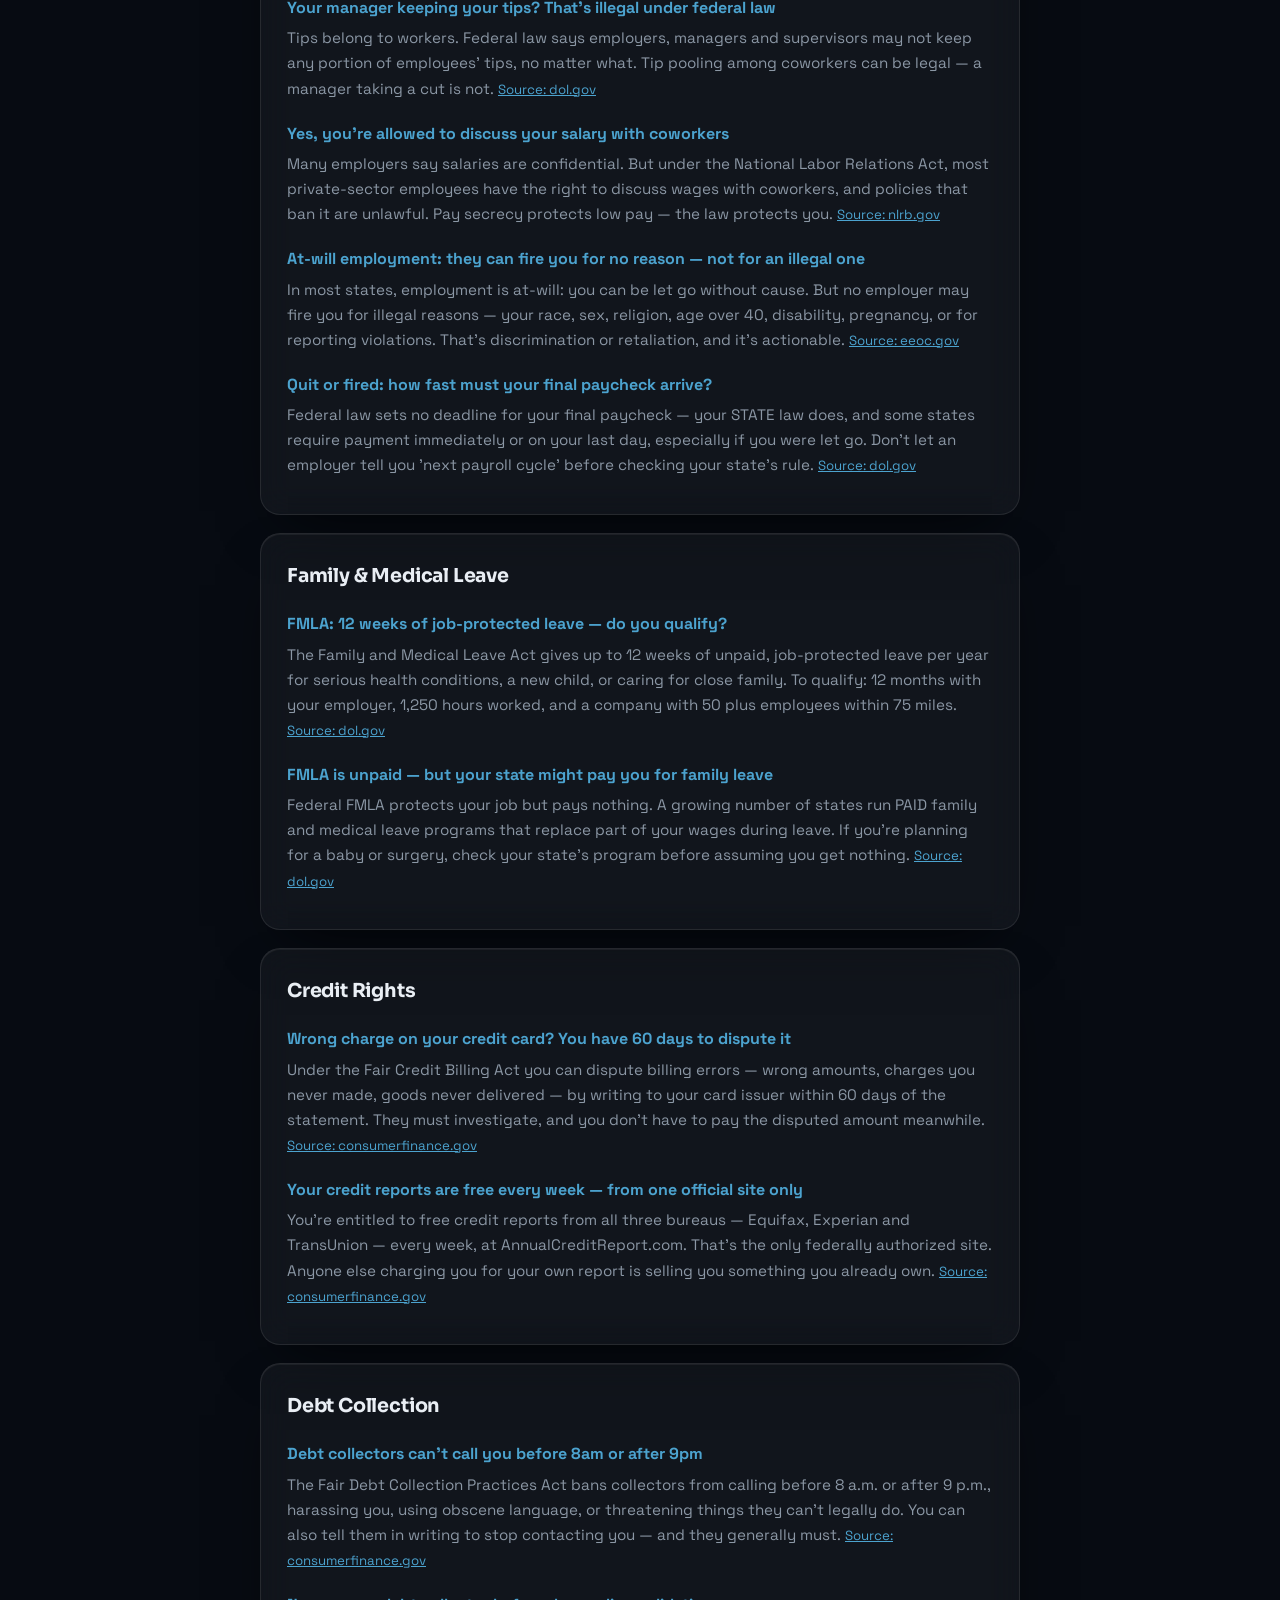
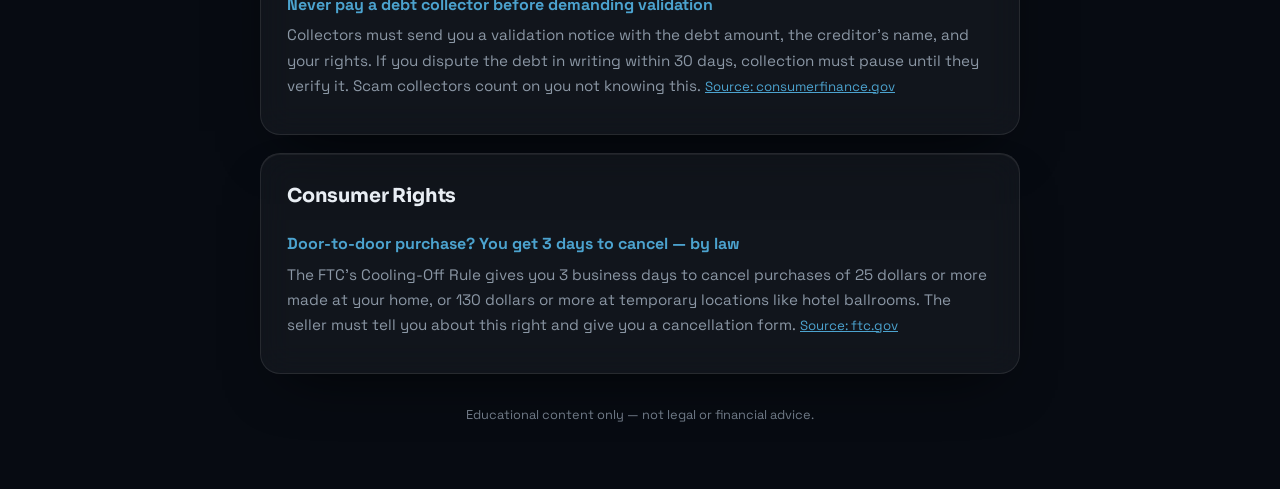
<file: en/questions.html>
<!DOCTYPE html>
<html lang="en">
<head>
<meta charset="UTF-8">
<meta name="viewport" content="width=device-width, initial-scale=1">
<title>Money Rules Q&amp;A — Paycheck, Benefits, Credit &amp; Debt Rights | Paycheck &amp; Benefits</title>
<meta name="description" content="Can you discuss your salary? When can Social Security be claimed? Debt collector limits? Sourced answers to the money questions Americans ask most.">
<link rel="canonical" href="https://gobinik44-beep.github.io/hak-hesap/en/questions.html">
<meta property="og:type" content="website">
<meta property="og:title" content="Money Rules Q&amp;A — sourced answers">
<meta property="og:url" content="https://gobinik44-beep.github.io/hak-hesap/en/questions.html">
<meta property="og:locale" content="en_US">
<link rel="stylesheet" href="../stil.css">
<style>
:root { --vurgu:#4ca3cf; --vurgu2:#2f86b6; --vurgu-acik:rgba(76,163,207,.12); --isik:rgba(76,163,207,.45); --vurgu-cizgi:rgba(76,163,207,.27); }
header.site a::before { content: "$"; }
</style>
</head>
<body>
<div class="sarici">
  <header class="site"><a href="index.html">← Paycheck &amp; Benefits</a></header>
  <h1>Money Rules: Q&amp;A</h1>
  <p class="altbaslik">Every answer cites its official source. These also run daily as
  60-second videos on our YouTube channel.</p>

  <div id="liste"></div>

  <footer class="site">Educational content only — not legal or financial advice.</footer>
</div>

<script src="../sorular_en.js"></script>
<script>
(function () {
  var adlar = { "social-security": "Social Security & Medicare", "paycheck": "Your Paycheck",
                "leave": "Family & Medical Leave", "credit": "Credit Rights",
                "debt": "Debt Collection", "consumer": "Consumer Rights" };
  var gruplar = {};
  SORULAR_EN.forEach(function (s) { (gruplar[s.kategori] = gruplar[s.kategori] || []).push(s); });
  var kok = document.getElementById("liste");
  Object.keys(gruplar).forEach(function (k) {
    var kart = document.createElement("div");
    kart.className = "kart";
    var h = "<h2>" + (adlar[k] || k) + "</h2>";
    gruplar[k].forEach(function (s) {
      h += "<h3>" + s.soru + "</h3><p>" + s.cevap_soz +
           " <a class='veri-notu' style='color:var(--vurgu)' rel='noopener' target='_blank' href='" +
           s.kaynak_url + "'>Source: " + s.kaynak + "</a></p>";
    });
    kart.innerHTML = h;
    kok.appendChild(kart);
  });
})();
</script>
<script src="../efekt.js"></script>
</body>
</html>
</file>
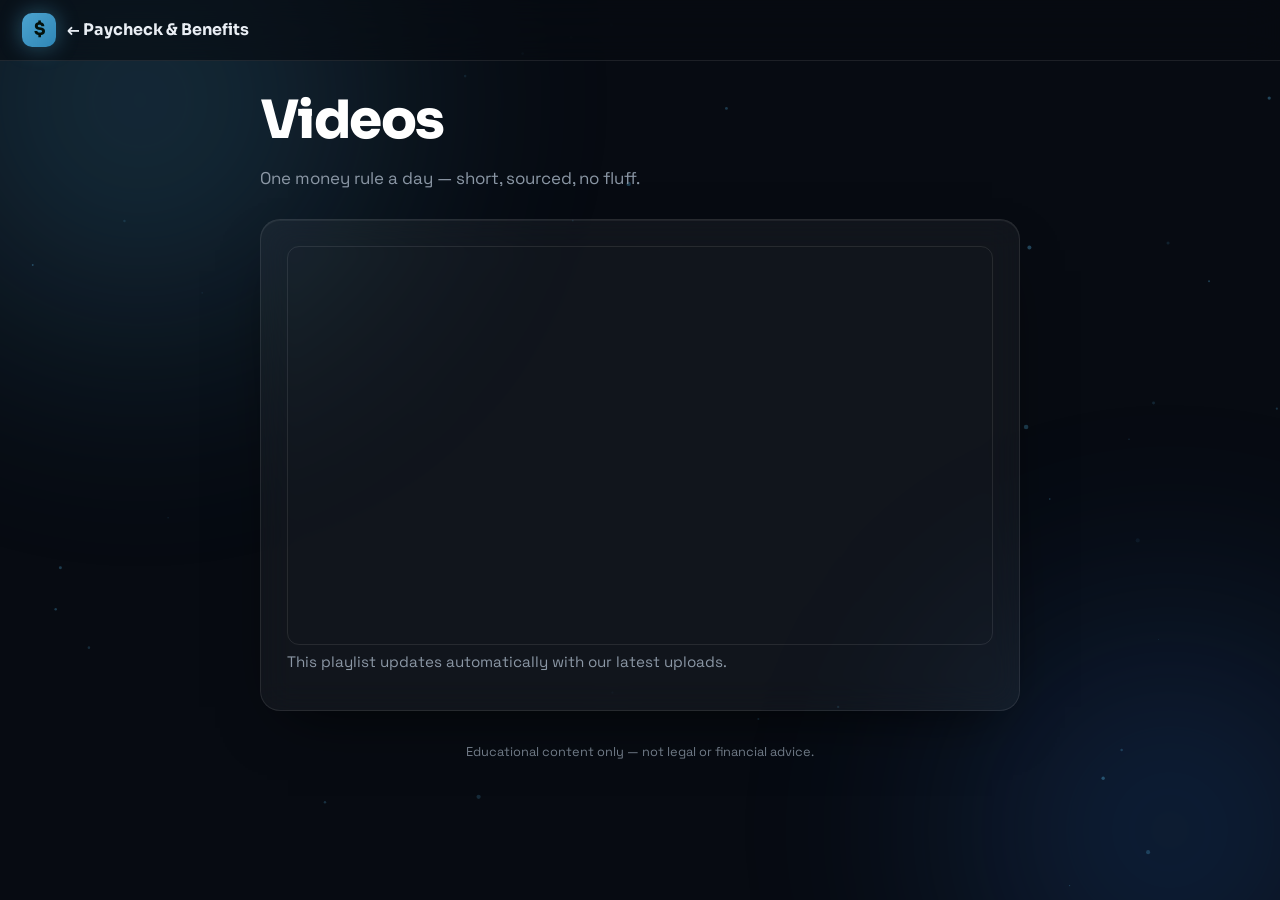
<file: en/videos.html>
<!DOCTYPE html>
<html lang="en">
<head>
<meta charset="UTF-8">
<meta name="viewport" content="width=device-width, initial-scale=1">
<title>Videos — One Money Rule a Day | Paycheck &amp; Benefits</title>
<meta name="description" content="Daily 60-second videos on Social Security, wages, credit and debt rights — official sources only.">
<link rel="canonical" href="https://gobinik44-beep.github.io/hak-hesap/en/videos.html">
<meta property="og:type" content="website">
<meta property="og:title" content="Videos | Paycheck &amp; Benefits">
<meta property="og:url" content="https://gobinik44-beep.github.io/hak-hesap/en/videos.html">
<meta property="og:locale" content="en_US">
<link rel="stylesheet" href="../stil.css">
<style>
:root { --vurgu:#4ca3cf; --vurgu2:#2f86b6; --vurgu-acik:rgba(76,163,207,.12); --isik:rgba(76,163,207,.45); --vurgu-cizgi:rgba(76,163,207,.27); }
header.site a::before { content: "$"; }
.video-cerceve { position: relative; width: 100%; padding-top: 56.25%; border-radius: 12px; overflow: hidden; border: 1px solid var(--cizgi); }
.video-cerceve iframe { position: absolute; inset: 0; width: 100%; height: 100%; border: 0; }
</style>
</head>
<body>
<div class="sarici">
  <header class="site"><a href="index.html">← Paycheck &amp; Benefits</a></header>
  <h1>Videos</h1>
  <p class="altbaslik">One money rule a day — short, sourced, no fluff.</p>

  <div class="kart" id="videoKart"></div>

  <footer class="site">Educational content only — not legal or financial advice.</footer>
</div>

<script src="../veri.js"></script>
<script>
(function () {
  var k = document.getElementById("videoKart");
  var id = VERI.youtubeKanalIdEN;
  if (id && id.indexOf("UC") === 0) {
    var liste = "UU" + id.slice(2);
    k.innerHTML = '<div class="video-cerceve"><iframe loading="lazy" ' +
      'src="https://www.youtube.com/embed/videoseries?list=' + liste + '" ' +
      'title="Paycheck & Benefits videos" allowfullscreen ' +
      'allow="accelerometer; encrypted-media; picture-in-picture"></iframe></div>' +
      '<p class="veri-notu">This playlist updates automatically with our latest uploads.</p>';
  } else {
    k.innerHTML = "<p>Channel launching soon.</p>";
  }
})();
</script>
<script src="../efekt.js"></script>
</body>
</html>
</file>
<file: stil.css>
@import url('https://fonts.googleapis.com/css2?family=Space+Grotesk:wght@400;500;600;700&family=Sora:wght@600;700;800&display=swap');

/* ================= KOYU PREMIUM TASARIM SİSTEMİ ================= */
:root {
  --bg: #070b12; --bg2: #0a1019;
  --kart: rgba(255, 255, 255, .045);
  --kart-cizgi: rgba(255, 255, 255, .09);
  --metin: #e9eef4; --soluk: #8b97a5;
  --vurgu: #35d49f; --vurgu2: #1fa87c; --vurgu-acik: rgba(53, 212, 159, .12);
  --isik: rgba(53, 212, 159, .45); --vurgu-cizgi: rgba(53, 212, 159, .27);
  --altin: #e8b158;
  --cizgi: rgba(255, 255, 255, .09);
  --uyari-bg: rgba(232, 177, 88, .07); --uyari-cizgi: rgba(232, 177, 88, .25);
  --hata-bg: rgba(244, 96, 96, .1); --hata-metin: #ff9d9d;
  --baslik-font: "Sora", "Space Grotesk", system-ui, sans-serif;
}
* { box-sizing: border-box; }
html { scroll-behavior: smooth; }
::selection { background: var(--vurgu); color: #04120c; }

body {
  margin: 0; color: var(--metin); background: var(--bg);
  font-family: "Space Grotesk", system-ui, "Segoe UI", sans-serif;
  line-height: 1.65; -webkit-font-smoothing: antialiased;
  min-height: 100vh; overflow-x: hidden;
}
body::before, body::after {
  content: ""; position: fixed; z-index: -2; border-radius: 50%;
  filter: blur(110px); opacity: .3; pointer-events: none;
}
body::before {
  width: 760px; height: 760px; left: -240px; top: -280px;
  background: radial-gradient(circle, var(--vurgu) 0%, transparent 65%);
  animation: sur1 22s ease-in-out infinite alternate;
}
body::after {
  width: 660px; height: 660px; right: -220px; bottom: -260px;
  background: radial-gradient(circle, #2f6fd0 0%, transparent 65%);
  animation: sur2 28s ease-in-out infinite alternate;
}
@keyframes sur1 { to { transform: translate(150px, 120px) scale(1.15); } }
@keyframes sur2 { to { transform: translate(-130px, -110px) scale(1.1); } }

.sarici { max-width: 800px; margin: 0 auto; padding: 92px 20px 28px; }
.genis { max-width: 1120px; margin: 0 auto; padding: 0 22px; }

/* ================= YAPIŞKAN CAM MENÜ ================= */
header.site, nav.ust {
  position: fixed; top: 0; left: 0; right: 0; z-index: 50;
  background: rgba(7, 11, 18, .65);
  backdrop-filter: blur(18px); -webkit-backdrop-filter: blur(18px);
  border-bottom: 1px solid var(--cizgi);
}
header.site { display: flex; align-items: center; gap: 10px; padding: 13px 22px; }
nav.ust .ic { display: flex; align-items: center; gap: 26px; padding: 13px 0; }
.marka {
  color: var(--metin); text-decoration: none; font-weight: 700; font-size: 1.08rem;
  letter-spacing: -.01em; display: inline-flex; align-items: center; gap: 11px;
  font-family: var(--baslik-font);
}
header.site a, nav.ust .marka { color: var(--metin); text-decoration: none; font-weight: 700; display: inline-flex; align-items: center; gap: 11px; font-family: var(--baslik-font); }
header.site a::before, .marka::before {
  content: "₺"; display: inline-flex; align-items: center; justify-content: center;
  width: 34px; height: 34px; border-radius: 10px; color: #04120c; font-weight: 800;
  background: linear-gradient(135deg, var(--vurgu), var(--vurgu2)); font-size: 1.1rem;
  box-shadow: 0 0 22px var(--isik);
  animation: para-don 8s ease-in-out infinite;
}
@keyframes para-don {
  0%, 60%, 100% { transform: perspective(300px) rotateY(0); }
  25% { transform: perspective(300px) rotateY(360deg); }
}
nav.ust .baglar { display: flex; gap: 22px; margin-left: auto; align-items: center; }
nav.ust .baglar a { color: var(--soluk); text-decoration: none; font-size: .92rem; font-weight: 500; transition: color .15s; }
nav.ust .baglar a:hover { color: var(--metin); }
nav.ust .baglar a.dil {
  border: 1px solid var(--cizgi); border-radius: 999px; padding: 5px 13px; font-size: .82rem;
}
nav.ust .baglar a.oncelikli {
  background: linear-gradient(120deg, var(--vurgu), var(--vurgu2)); color: #04120c;
  font-weight: 700; border-radius: 999px; padding: 8px 18px;
  box-shadow: 0 6px 22px -8px var(--isik);
}
@media (max-width: 720px) { nav.ust .baglar a.gizlenebilir { display: none; } }

/* ================= VİTRİN (HERO) ================= */
.vitrin { padding: 150px 0 60px; display: grid; grid-template-columns: 1.15fr .85fr; gap: 44px; align-items: center; }
@media (max-width: 880px) { .vitrin { grid-template-columns: 1fr; padding-top: 120px; } }
.onsoz {
  display: inline-flex; align-items: center; gap: 8px;
  font-size: .8rem; font-weight: 600; color: var(--vurgu);
  background: var(--vurgu-acik); border: 1px solid var(--vurgu-cizgi);
  padding: 6px 14px; border-radius: 999px; margin-bottom: 18px;
  animation: yukar .6s ease both;
}
.onsoz::before { content: ""; width: 7px; height: 7px; border-radius: 50%; background: var(--vurgu); box-shadow: 0 0 10px var(--vurgu); animation: nabiz 2s infinite; }
@keyframes nabiz { 50% { opacity: .4; } }
h1 {
  font-family: var(--baslik-font);
  font-size: clamp(2rem, 5.4vw, 3.3rem); margin: 0 0 16px;
  letter-spacing: -.03em; line-height: 1.08; font-weight: 800;
  background: linear-gradient(100deg, #ffffff 30%, var(--vurgu) 90%);
  -webkit-background-clip: text; background-clip: text; -webkit-text-fill-color: transparent;
  animation: yukar .6s .05s ease both;
}
.altbaslik { color: var(--soluk); margin: 0 0 26px; font-size: 1.06rem; max-width: 56ch; animation: yukar .6s .1s ease both; }
.cta-satir { display: flex; gap: 14px; flex-wrap: wrap; animation: yukar .6s .15s ease both; }
.cta {
  display: inline-flex; align-items: center; gap: 9px; text-decoration: none;
  padding: 14px 26px; border-radius: 13px; font-weight: 700; font-size: 1rem;
  transition: transform .15s, box-shadow .15s;
}
.cta.dolu { background: linear-gradient(120deg, var(--vurgu), var(--vurgu2)); color: #04120c; box-shadow: 0 12px 34px -10px var(--isik); }
.cta.bos { border: 1px solid var(--cizgi); color: var(--metin); background: var(--kart); backdrop-filter: blur(10px); }
.cta:hover { transform: translateY(-2px); }

/* Vitrin ürün görseli: yüzen 3D sonuç kartı */
.vitrin-gorsel { position: relative; perspective: 1100px; animation: yukar .7s .2s ease both; }
.yuzen-kart {
  background: linear-gradient(160deg, rgba(255,255,255,.08), rgba(255,255,255,.03));
  border: 1px solid var(--kart-cizgi); border-radius: 22px; padding: 26px;
  backdrop-filter: blur(18px);
  box-shadow: 0 40px 90px -30px rgba(0,0,0,.9), 0 0 60px -30px var(--isik), inset 0 1px 0 rgba(255,255,255,.08);
  transform: rotateY(-9deg) rotateX(5deg);
  animation: yuz 7s ease-in-out infinite;
}
@keyframes yuz {
  0%, 100% { transform: rotateY(-9deg) rotateX(5deg) translateY(0); }
  50% { transform: rotateY(-6deg) rotateX(3deg) translateY(-14px); }
}
.yuzen-kart .etiket { color: var(--soluk); font-size: .8rem; font-weight: 600; }
.yuzen-kart .buyuk { font-family: var(--baslik-font); font-size: 2rem; font-weight: 800; color: var(--vurgu); text-shadow: 0 0 30px var(--isik); margin: 2px 0 14px; }
.yuzen-kart .satir { display: flex; justify-content: space-between; font-size: .9rem; padding: 9px 0; border-top: 1px solid var(--cizgi); }
.yuzen-kart .satir b { font-weight: 700; }
.mini-rozet {
  position: absolute; right: -10px; top: -16px; z-index: 2;
  background: linear-gradient(120deg, var(--altin), #c98f35); color: #201404;
  font-size: .75rem; font-weight: 700; padding: 7px 13px; border-radius: 999px;
  box-shadow: 0 10px 30px -8px rgba(232,177,88,.5); animation: yuz 5s 1s ease-in-out infinite;
}

/* ================= BÖLÜMLER ================= */
section { padding: 54px 0; }
.kicker { color: var(--vurgu); font-size: .8rem; font-weight: 700; letter-spacing: .14em; text-transform: uppercase; margin: 0 0 8px; }
h2.bolum {
  font-family: var(--baslik-font); font-size: clamp(1.4rem, 3.2vw, 2rem);
  letter-spacing: -.02em; margin: 0 0 10px; font-weight: 700;
}
.bolum-aciklama { color: var(--soluk); max-width: 62ch; margin: 0 0 30px; }

/* İstatistik bandı */
.istatistikler { display: grid; grid-template-columns: repeat(4, 1fr); gap: 14px; padding: 26px 0 0; }
@media (max-width: 720px) { .istatistikler { grid-template-columns: repeat(2, 1fr); } }
.istat {
  background: var(--kart); border: 1px solid var(--kart-cizgi); border-radius: 16px;
  padding: 16px 18px; backdrop-filter: blur(12px); text-align: center;
}
.istat .deger { font-family: var(--baslik-font); font-size: 1.35rem; font-weight: 800; color: var(--vurgu); }
.istat .ad { color: var(--soluk); font-size: .8rem; margin-top: 2px; }

/* Araç ızgarası */
.arac-izgara { display: grid; grid-template-columns: 1fr 1fr; gap: 15px; }
@media (max-width: 760px) { .arac-izgara { grid-template-columns: 1fr; } }
a.arac-kart {
  display: flex; align-items: flex-start; gap: 16px; text-decoration: none; color: inherit;
  background: var(--kart); border: 1px solid var(--kart-cizgi); border-radius: 20px;
  padding: 22px; position: relative; overflow: hidden;
  backdrop-filter: blur(16px);
  box-shadow: 0 20px 50px -26px rgba(0, 0, 0, .8), inset 0 1px 0 rgba(255, 255, 255, .06);
  transition: transform .22s cubic-bezier(.2,.8,.3,1.1), border-color .22s, box-shadow .22s;
  transform-style: preserve-3d; will-change: transform;
}
a.arac-kart::before {
  content: ""; position: absolute; top: 0; left: -85%; width: 50%; height: 100%;
  background: linear-gradient(100deg, transparent, rgba(255,255,255,.07), transparent);
  transition: left .55s ease; pointer-events: none;
}
a.arac-kart:hover { border-color: var(--isik); box-shadow: 0 26px 60px -24px rgba(0,0,0,.9), 0 0 34px -14px var(--isik); }
a.arac-kart:hover::before { left: 135%; }
a.arac-kart .ikon {
  flex: 0 0 48px; height: 48px; border-radius: 13px; display: flex; align-items: center;
  justify-content: center; color: var(--vurgu);
  background: var(--vurgu-acik); border: 1px solid var(--vurgu-cizgi);
  transform: translateZ(30px);
}
a.arac-kart .ikon svg { width: 24px; height: 24px; }
a.arac-kart h3, a.arac-kart h2 { margin: 2px 0 4px; font-size: 1.04rem; color: var(--metin); letter-spacing: -.01em; font-family: var(--baslik-font); font-weight: 700; }
a.arac-kart p { margin: 0; color: var(--soluk); font-size: .88rem; }
a.arac-kart .ok { margin-left: auto; color: var(--vurgu); font-size: 1.2rem; font-weight: 700; transition: transform .2s; align-self: center; }
a.arac-kart:hover .ok { transform: translateX(5px); }

/* Güven kartları */
.ozellikler { display: grid; grid-template-columns: repeat(3, 1fr); gap: 15px; }
@media (max-width: 760px) { .ozellikler { grid-template-columns: 1fr; } }
.ozellik {
  background: var(--kart); border: 1px solid var(--kart-cizgi); border-radius: 20px;
  padding: 24px; backdrop-filter: blur(14px);
}
.ozellik .no { font-family: var(--baslik-font); color: var(--vurgu); font-weight: 800; font-size: .95rem; letter-spacing: .1em; }
.ozellik h3 { margin: 10px 0 8px; font-size: 1.05rem; font-family: var(--baslik-font); }
.ozellik p { margin: 0; color: var(--soluk); font-size: .9rem; }

/* CTA bandı */
.cta-band {
  border-radius: 24px; padding: 40px 34px; text-align: center; position: relative; overflow: hidden;
  background: linear-gradient(140deg, var(--vurgu-acik), rgba(47,111,208,.1));
  border: 1px solid var(--vurgu-cizgi);
}
.cta-band h2 { font-family: var(--baslik-font); font-size: clamp(1.3rem, 3vw, 1.8rem); margin: 0 0 8px; letter-spacing: -.02em; }
.cta-band p { color: var(--soluk); margin: 0 0 22px; }

/* ================= ZENGİN FOOTER ================= */
footer.zengin { border-top: 1px solid var(--cizgi); margin-top: 40px; padding: 44px 0 0; background: rgba(0,0,0,.25); }
.footer-izgara { display: grid; grid-template-columns: 1.4fr 1fr 1fr; gap: 30px; padding-bottom: 30px; }
@media (max-width: 720px) { .footer-izgara { grid-template-columns: 1fr; } }
.footer-izgara h4 { margin: 0 0 12px; font-size: .9rem; color: var(--metin); font-family: var(--baslik-font); }
.footer-izgara p { color: var(--soluk); font-size: .87rem; margin: 0; max-width: 40ch; }
.footer-izgara a { display: block; color: var(--soluk); text-decoration: none; font-size: .88rem; padding: 4px 0; }
.footer-izgara a:hover { color: var(--vurgu); }
.footer-alt { border-top: 1px solid var(--cizgi); padding: 16px 0 26px; color: var(--soluk); font-size: .78rem; display: flex; justify-content: space-between; flex-wrap: wrap; gap: 8px; }

/* ================= İÇ SAYFA BİLEŞENLERİ ================= */
.kart {
  background: var(--kart); border: 1px solid var(--kart-cizgi); border-radius: 20px;
  padding: 26px; margin-bottom: 18px;
  backdrop-filter: blur(16px);
  box-shadow: 0 24px 60px -28px rgba(0,0,0,.8), inset 0 1px 0 rgba(255,255,255,.06);
  animation: yukar .6s .08s ease both;
}
.kart h2 { margin: 0 0 12px; font-size: 1.2rem; letter-spacing: -.01em; font-family: var(--baslik-font); }
.kart h3 { margin: 20px 0 4px; font-size: 1rem; color: var(--vurgu); }
.kart p { margin: 4px 0 10px; color: var(--soluk); font-size: .95rem; }
.sarici > h1 { animation: yukar .55s ease both; }
.sarici .altbaslik { animation: yukar .55s .06s ease both; }
.rozetler { display: flex; flex-wrap: wrap; gap: 9px; margin: 0 0 24px; animation: yukar .55s .12s ease both; }
.rozet {
  font-size: .78rem; font-weight: 600; color: var(--vurgu);
  background: var(--vurgu-acik); border: 1px solid var(--vurgu-cizgi);
  padding: 6px 13px; border-radius: 999px; backdrop-filter: blur(8px);
}

label { display: block; font-weight: 600; margin: 16px 0 7px; font-size: .92rem; }
label:first-child { margin-top: 0; }
input, select {
  width: 100%; padding: 13px 15px; border: 1px solid var(--cizgi); border-radius: 12px;
  font-size: 1rem; background: rgba(0,0,0,.35); color: var(--metin);
  transition: border-color .2s, box-shadow .2s; font-family: inherit;
}
select option { background: #0d1420; }
input:focus, select:focus { outline: none; border-color: var(--vurgu); box-shadow: 0 0 0 3px var(--vurgu-acik), 0 0 18px -6px var(--isik); }
.onay { display: flex; align-items: center; gap: 9px; margin-top: 16px; font-weight: 600; font-size: .92rem; }
.onay input { width: auto; accent-color: var(--vurgu); }

button {
  margin-top: 20px; width: 100%; padding: 15px; border: 0; border-radius: 13px;
  background: linear-gradient(120deg, var(--vurgu), var(--vurgu2), var(--vurgu));
  background-size: 220% 100%;
  color: #04120c; font-size: 1.05rem; font-weight: 700; cursor: pointer;
  letter-spacing: .01em; font-family: inherit;
  box-shadow: 0 10px 32px -10px var(--isik);
  transition: transform .15s, box-shadow .15s, background-position .5s;
}
button:hover { transform: translateY(-2px); background-position: 100% 0; box-shadow: 0 16px 40px -10px var(--isik); }
button:active { transform: translateY(0) scale(.99); }

.sonuc { display: none; margin-top: 22px; border-top: 1px dashed var(--cizgi); padding-top: 18px; }
.sonuc.acik { display: block; animation: gel .35s cubic-bezier(.2,.9,.3,1.2); }
@keyframes gel { from { opacity: 0; transform: translateY(12px) scale(.98); } to { opacity: 1; transform: none; } }
.buyuk-sonuc {
  background: linear-gradient(135deg, var(--vurgu-acik), transparent 120%);
  border: 1px solid var(--vurgu-cizgi); border-radius: 16px;
  padding: 18px 20px; margin-bottom: 14px; position: relative; overflow: hidden;
}
.buyuk-sonuc::after {
  content: ""; position: absolute; top: 0; left: -80%; width: 55%; height: 100%;
  background: linear-gradient(100deg, transparent, rgba(255,255,255,.08), transparent);
  animation: parla 2.6s ease-in-out infinite;
}
@keyframes parla { 0%, 55%, 100% { left: -80%; } 30% { left: 130%; } }
.buyuk-sonuc .etiket { color: var(--soluk); font-size: .84rem; font-weight: 600; }
.buyuk-sonuc .deger {
  font-family: var(--baslik-font);
  font-size: clamp(1.7rem, 5vw, 2.2rem); font-weight: 800; letter-spacing: -.02em;
  color: var(--vurgu); text-shadow: 0 0 28px var(--isik);
}

table.detay { width: 100%; border-collapse: collapse; font-size: .95rem; }
table.detay td { padding: 10px 4px; border-bottom: 1px solid var(--cizgi); }
table.detay tr:last-child td { border-bottom: 0; }
table.detay td:last-child { text-align: right; font-weight: 700; white-space: nowrap; }

.hata {
  display: none; margin-top: 14px; background: var(--hata-bg); color: var(--hata-metin);
  border: 1px solid rgba(244,96,96,.25);
  padding: 12px 15px; border-radius: 12px; font-size: .95rem;
}
.hata.acik { display: block; animation: gel .3s ease; }

.bilgi-kutu {
  background: var(--uyari-bg); border: 1px solid var(--uyari-cizgi);
  border-radius: 16px; padding: 17px 19px; font-size: .92rem; margin-bottom: 18px;
  backdrop-filter: blur(10px); animation: yukar .55s .14s ease both;
}
.bilgi-kutu h3 { margin: 0 0 6px; font-size: .95rem; color: var(--altin); }
.bilgi-kutu ul { margin: 6px 0 0; padding-left: 18px; }
.bilgi-kutu li { margin-bottom: 5px; }
.veri-notu { color: var(--soluk); font-size: .83rem; margin-top: 6px; }
footer.site { color: var(--soluk); font-size: .8rem; padding: 12px 0 36px; text-align: center; opacity: .8; position: static; background: none; border: 0; backdrop-filter: none; }

@keyframes yukar { from { opacity: 0; transform: translateY(18px); } to { opacity: 1; transform: none; } }

::-webkit-scrollbar { width: 10px; }
::-webkit-scrollbar-track { background: var(--bg); }
::-webkit-scrollbar-thumb { background: rgba(255,255,255,.14); border-radius: 6px; }
::-webkit-scrollbar-thumb:hover { background: rgba(53,212,159,.4); }

@media (prefers-reduced-motion: reduce) {
  *, *::before, *::after { animation: none !important; transition: none !important; }
}
</file>
